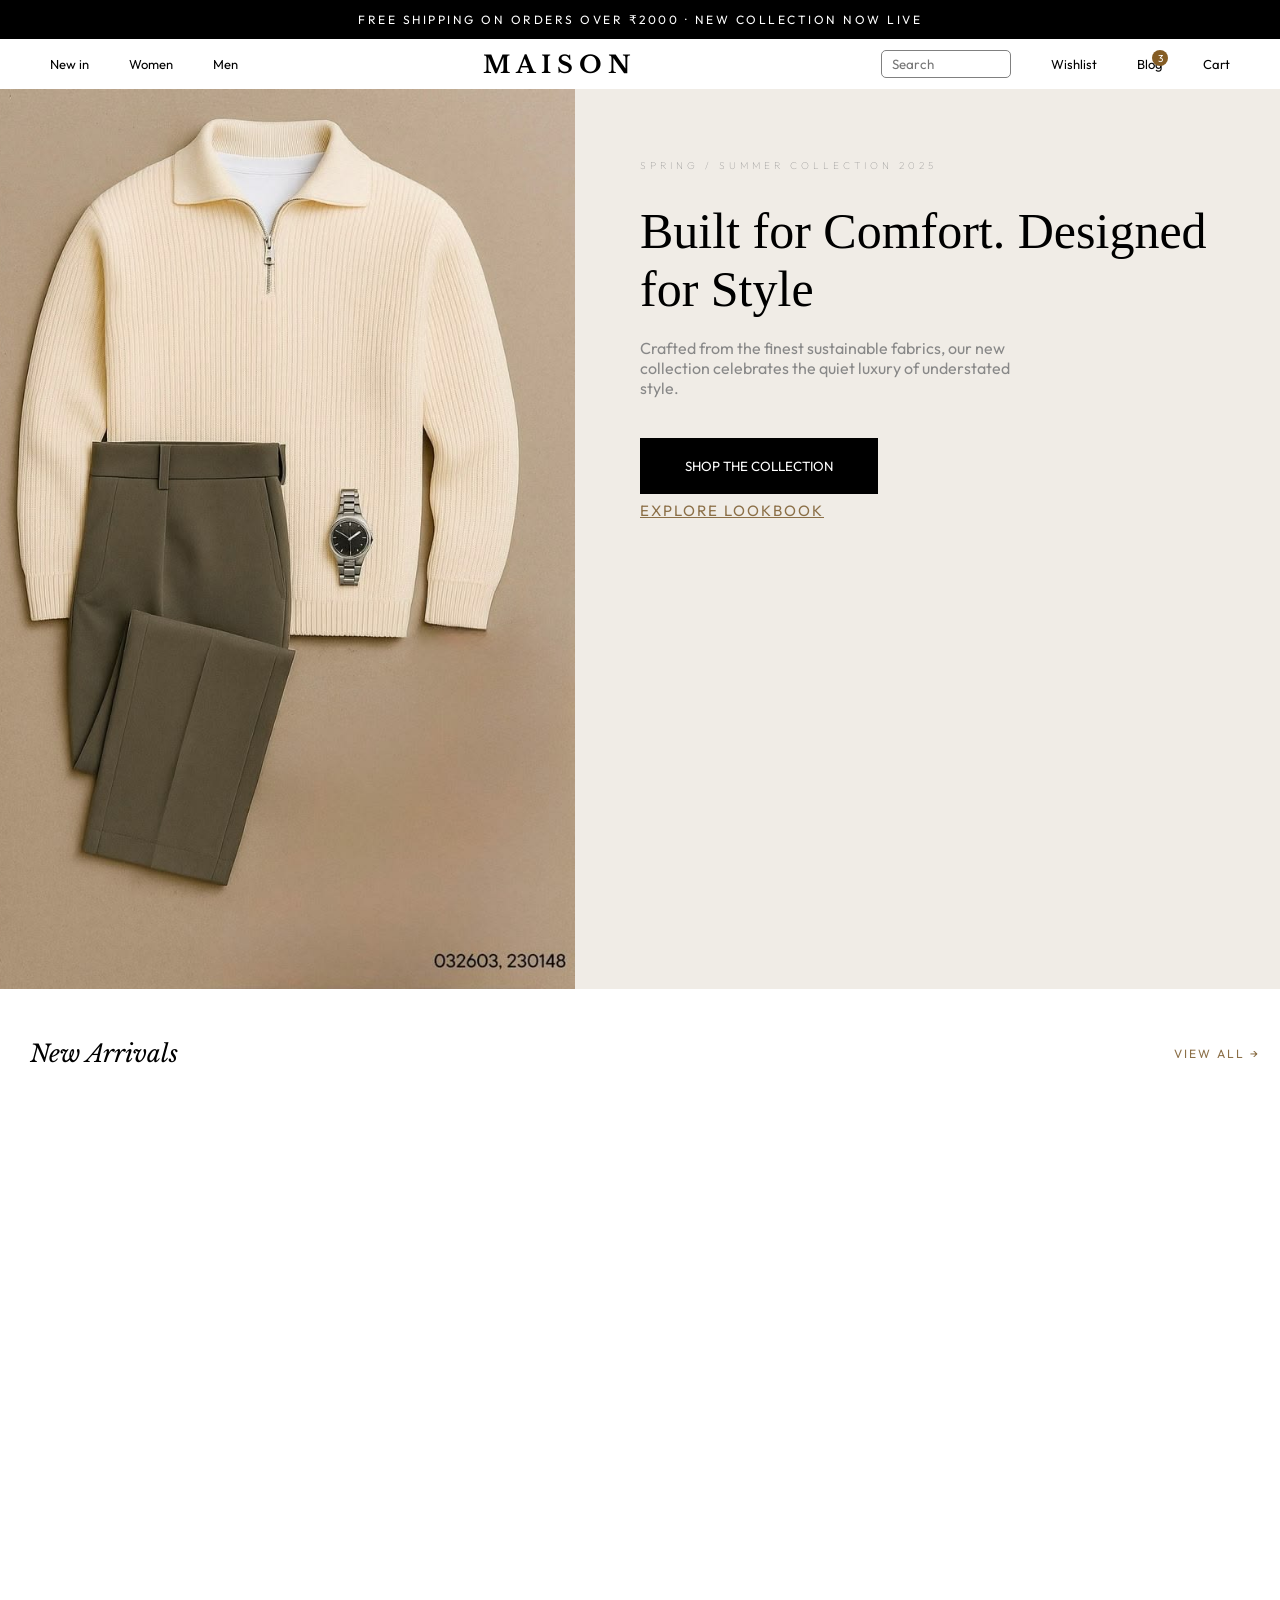
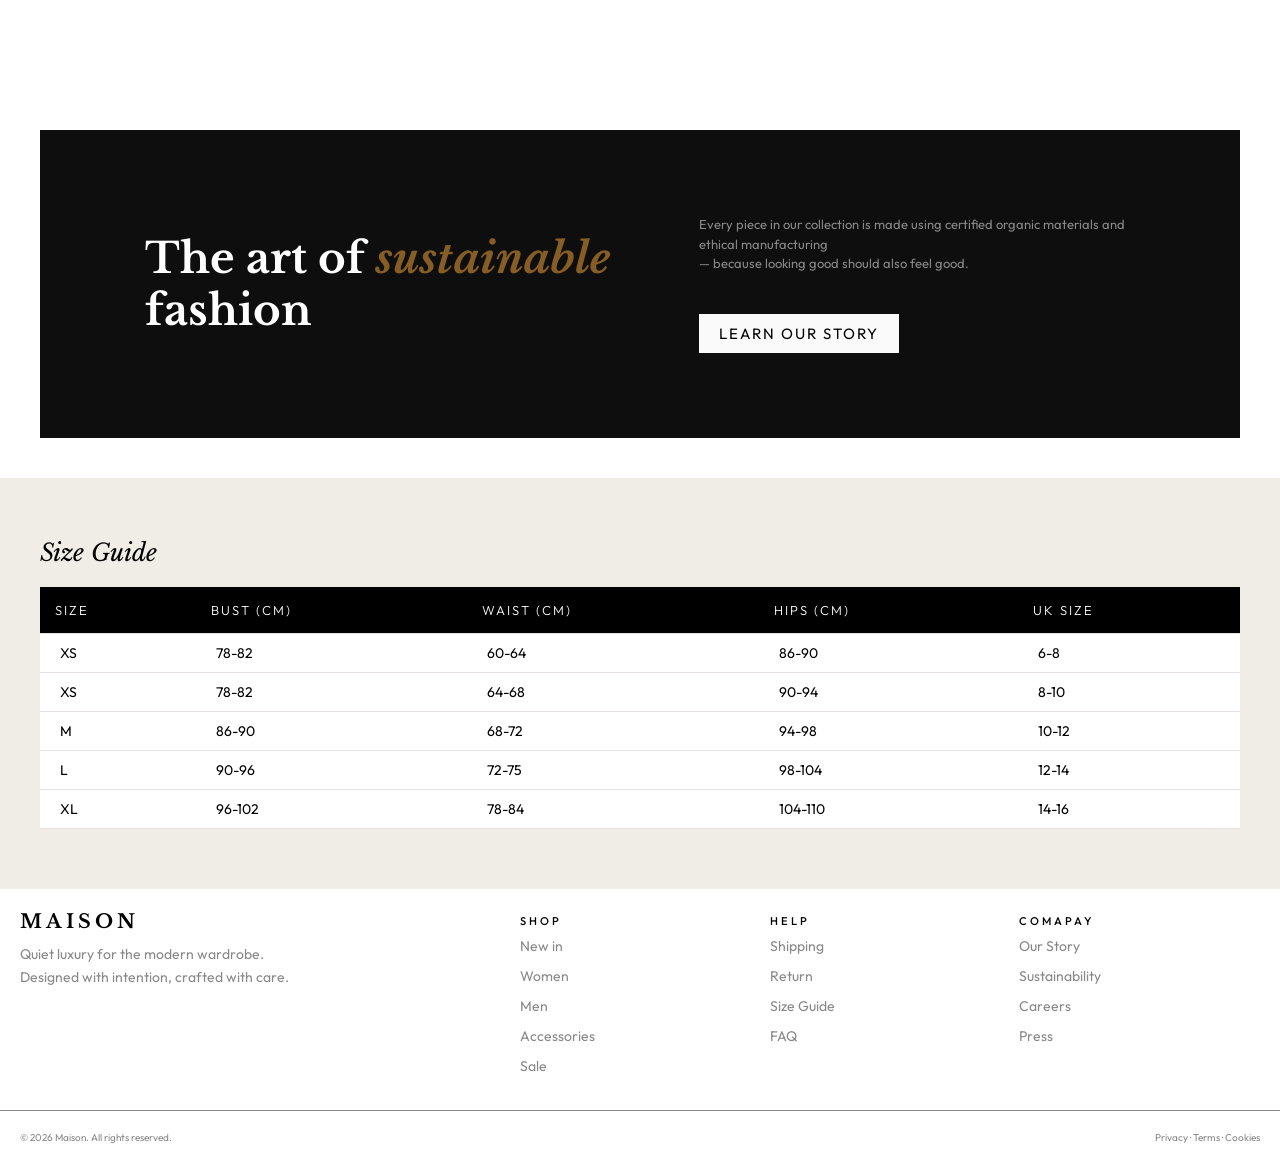
<file: index.html>
<!DOCTYPE html>
<html lang="en">

<head>
    <meta charset="UTF-8">
    <meta name="viewport" content="width=device-width, initial-scale=1.0">
    <title>MAISON</title>
    <link rel="stylesheet" href="index.css">
    <link rel="preconnect" href="https://fonts.googleapis.com">
    <link rel="preconnect" href="https://fonts.gstatic.com" crossorigin>
    <link href="https://unpkg.com/aos@2.3.1/dist/aos.css" rel="stylesheet">
    <link
        href="https://fonts.googleapis.com/css2?family=Libre+Baskerville:ital,wght@0,400..700;1,400..700&family=Outfit:wght@100..900&display=swap"
        rel="stylesheet">
    <!-- <link rel="stylesheet" href="rensponsible.css"> -->
</head>

<body>

    <div class="top-header">
        <p>Free shipping on orders over ₹2000 · New collection now live</p>
    </div>
    <div class="header-div">
        <nav class="left-header">
            <ul class="left-ul">
                <li><a class="new-in" href="index.html">New in</a></li>
                <li><a class="women" href="women.html">Women</a></li>
                <li><a class="men" href="men.html">Men</a></li>
                <!-- <li><a class="sale" href="sale.html">Sale</a></li> -->
            </ul>
        </nav>
        <h2 class="main-header">
            <a href="index.html"> MAISON</a>
        </h2>
        <nav class="right-header">
            <ul class="right-ul">
                <input class="search" type="search" name="search" placeholder="Search">
                <li><a href="wishlist.html">Wishlist</a></li>
                <li><a href="blog.html">Blog <span>3</span></a></li>
                 <li><a href="cart.html">Cart</a></li>
            </ul>
        </nav>
        <button id="menu" class="menu-btn">
            <img src="./assets/menu.svg" alt="menu icon">
        </button>
    </div>
    <div id="remove" class="side-bar">
        <div class="icon-div">
            <button id="remove-btn" class="side-button">
                <img src="./assets/remove.png" alt="menu icon">
            </button>

        </div>
        <nav class="side-nav">
            <ul class="side-ul">
                <input type="search" name="search" placeholder="Search">
                <li><a href="index.html">New in</a></li>
                <li><a href="women.html">Women</a></li>
                <li><a href="men.html">Men</a></li>
                <!-- <li><a class="sale" href="sale.html">Sale</a></li> -->
                <li><a href="wishlist.html">Wishlist</a></li>
                <li><a href="blog.html">Blog <span>3</span></a></li>
                 <li><a href="cart.html">Cart</a></li>
            </ul>
        </nav>
    </div>
    <section class="section">
        <div class="left-section" data-aos="zoom-in" data-aos-duration="300">
            <img src="./assets/dress.jpg.jpeg" alt="image">
        </div>
        <div class="right-section">
            <h3>SPRING / SUMMER COLLECTION 2025</h3>
            <h1>Built for Comfort. Designed for Style</h1>
            <p class="right-p">Crafted from the finest sustainable fabrics, our new <br> collection celebrates the quiet
                luxury of understated <br> style.</p>
            <div class="btn-div"><button class="btn"> <a href="wishlist.html">SHOP THE COLLECTION</a></button>
                <p class="right-end">EXPLORE LOOKBOOK</p>
            </div>

        </div>
    </section>
    <section class="section-card">
        <div class="section-head">
            <h2>New Arrivals</h2>
            <a href="wishlist.html">View All →</a>
            <!-- <h1>hello</h1> -->
        </div>
        <div class="arrivals">
            <div class="product-card" data-aos="fade-up-right" data-aos-duration="300">
                <div class="new-arrivals">
                    <img src="./assets/1st image.jpg" alt="">
                    <a href="cart.html"><button class="quick-add">+ QUICK ADD</button></a>

                </div>
                <h3>Maison Linen</h3>
                <h1>Oversized <br> Linen Blazer</h1>
                <p class="price">₹4,850</p>
            </div>

            <div class="product-card" data-aos="fade-up-right" data-aos-duration="300">
                <div class="new-arrivals">
                    <img src="./men asset/men 2nd image.jpg" alt="">
                    <a href="cart.html"><button class="quick-add">+ QUICK ADD</button></a>

                </div>
                <h3>Maison Silk</h3>
                <h1>Striped Linen <br>Shirt </h1>
                <p class="price">₹2,990 <em>₹4,200</em></p>
            </div>
            <div class="product-card" data-aos="fade-up-left" data-aos-duration="300">
                <div class="new-arrivals">
                    <img src="./assets/3rd image.jpg" alt="">
                    <a href="cart.html"><button class="quick-add">+ QUICK ADD</button></a>
                </div>
                <h3>Maison Leather</h3>
                <h1>Structured Tote <br> Bag</h1>
                <p class="price">₹1,500</p>
            </div>
            <div class="product-card" data-aos="fade-up-left" data-aos-duration="300">
                <div class="new-arrivals">
                    <img src="./men asset/men 3rd image.jpg" alt="">
                    <a href="cart.html"><button class="quick-add">+ QUICK ADD</button></a>
                </div>
                <h3>Maison Leather</h3>
                <h1>Leather Upper<br> Sandle</h1>
                <p class="price">₹2,500</p>
            </div>
    </section>
    <section class="lower-section">
        <div class="lower-heads">
            <h1>The art of <em>sustainable </em> fashion</h1>
        </div>
        <div class="lower-head">
            <p>Every piece in our collection is made using certified organic materials and ethical manufacturing <br> —
                because looking good should also feel good.</p>
            <button href class="lower-btn"><a class="low-btn" href="blog.html">LEARN OUR STORY</a></button>
        </div>
        
    </section>

    <section class="section-guid">
        <h2>Size Guide</h2>
        <table class="section-table">
            <thead>
                <tr>
                    <td>Size</td>
                    <td>Bust (cm)</td>
                    <td>Waist (cm)</td>
                    <td>Hips (cm)</td>
                    <td>UK Size</td>
                </tr>
            </thead>
            <tbody>
                <tr>
                    <td>XS</td>
                    <td>78-82</td>
                    <td>60-64</td>
                    <td>86-90</td>
                    <td>6-8</td>
                </tr>
                <tr>
                    <td>XS</td>
                    <td>78-82</td>
                    <td>64-68</td>
                    <td>90-94</td>
                    <td>8-10</td>
                </tr>
                <tr>
                    <td>M</td>
                    <td>86-90</td>
                    <td>68-72</td>
                    <td>94-98</td>
                    <td>10-12</td>
                </tr>
                <tr>
                    <td>L</td>
                    <td>90-96</td>
                    <td>72-75</td>
                    <td>98-104</td>
                    <td>12-14</td>
                </tr>
                <tr>
                    <td>XL</td>
                    <td>96-102</td>
                    <td>78-84</td>
                    <td>104-110</td>
                    <td>14-16</td>
                </tr>
            </tbody>
        </table>
    </section>
    <section class="footer-heads">
        <div class="footer-head">
            <div class="footer-div">
                <h2>Maison</h2>
                <p>Quiet luxury for the modern wardrobe. <br> Designed with intention, crafted with care.</p>
            </div>
            <div class="footer-div">
                <h4>SHOP</h4>
                <ul>
                    <li><a href="index.html">New in</a></li>
                    <li><a href="women.html">Women</a></li>
                    <li><a href="men.html">Men</a></li>
                    <li><a href="#">Accessories</a></li>
                    <li><a href="cart.html">Sale</a></li>
                </ul>
            </div>
            <div class="footer-div">
                <h4>HELP</h4>
                <ul>
                    <li><a href="cart.html">Shipping</a></li>
                    <li><a href="#">Return</a></li>
                    <li><a href="#">Size Guide</a></li>
                    <li><a href="#">FAQ</a></li>
                </ul>
            </div>
            <div class="footer-div">
                <h4>COMAPAY</h4>
                <ul>
                    <li><a href="blog.html">Our Story</a></li>
                    <li><a href="#">Sustainability</a></li>
                    <li><a href="#">Careers</a></li>
                    <li><a href="#">Press</a></li>
                </ul>
            </div>
        </div>
    </section>
    <section class="footer-bottom">
        <div class="footer-left">
            © 2026 Maison. All rights reserved.
        </div>
        <div class="footer-right">
            Privacy · Terms · Cookies
        </div>
    </section>

    <script src="java/java.js"></script>
    <script src="https://unpkg.com/aos@2.3.1/dist/aos.js"></script>
    <script>
        AOS.init();
    </script>
</body>

</html>
</file>
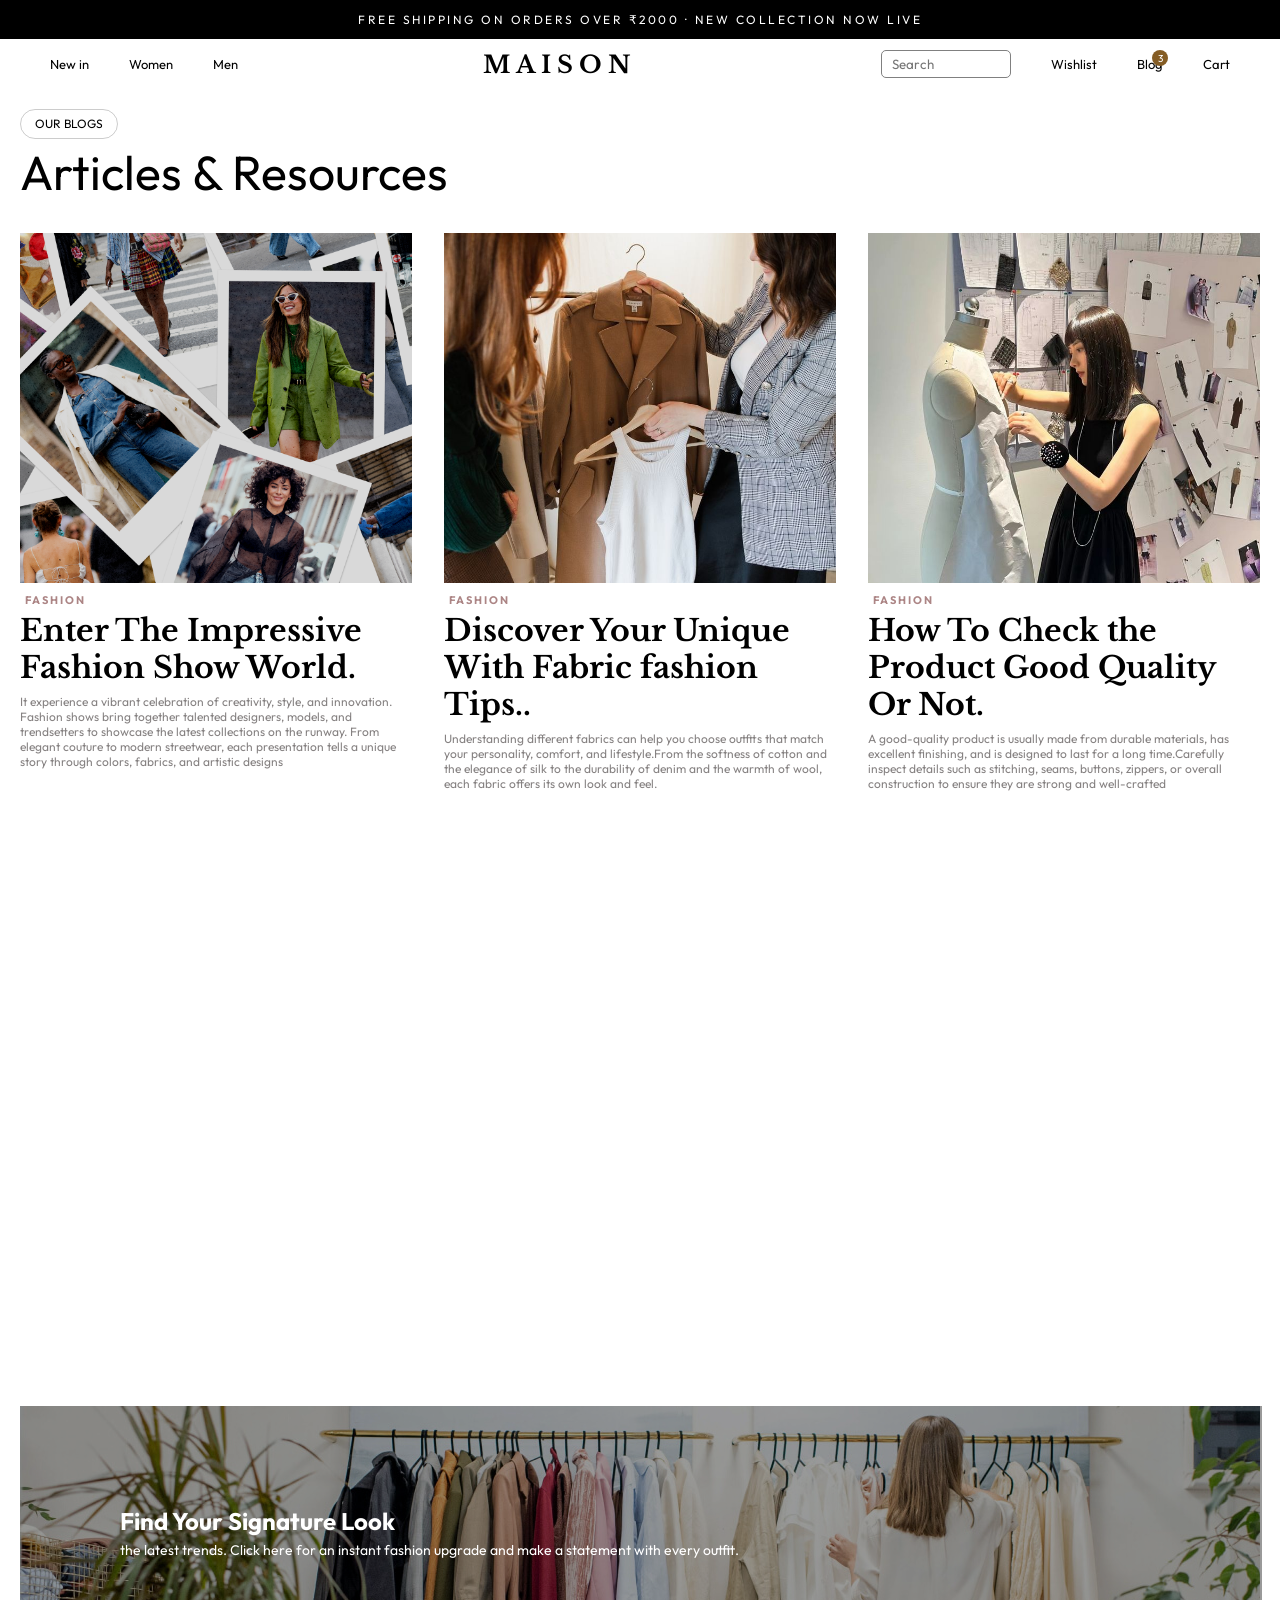
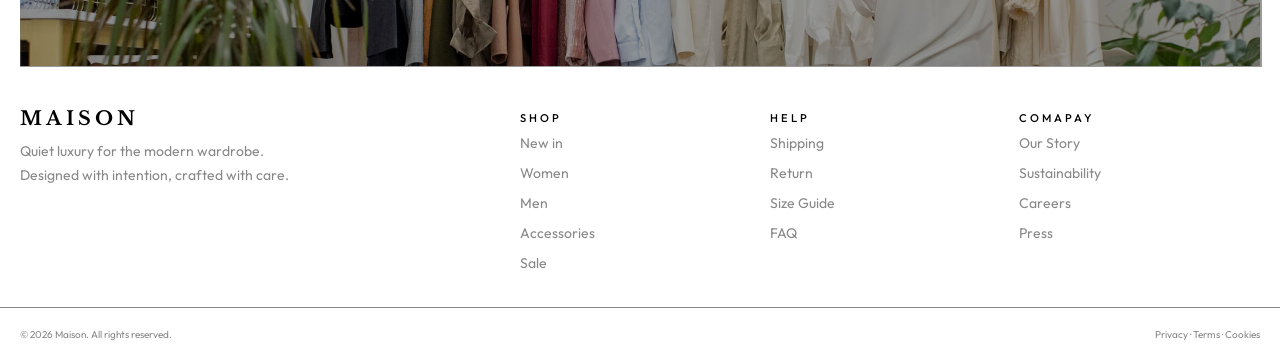
<file: blog.html>
<!DOCTYPE html>
<html lang="en">

<head>
    <meta charset="UTF-8">
    <meta name="viewport" content="width=device-width, initial-scale=1.0">
    <title>MAISON</title>
    <link rel="stylesheet" href="blog.css">
    <link rel="preconnect" href="https://fonts.googleapis.com">
    <link rel="preconnect" href="https://fonts.gstatic.com" crossorigin>
    <link href="https://unpkg.com/aos@2.3.1/dist/aos.css" rel="stylesheet">
    <link
        href="https://fonts.googleapis.com/css2?family=Libre+Baskerville:ital,wght@0,400..700;1,400..700&family=Outfit:wght@100..900&display=swap"
        rel="stylesheet">
</head>

<body>
    <div class="top-header">
        <p>Free shipping on orders over ₹2000 · New collection now live</p>
    </div>
    <div class="header-div">
        <nav class="left-header">
            <ul class="left-ul">
                <li><a class="new-in" href="index.html">New in</a></li>
                <li><a class="women" href="women.html">Women</a></li>
                <li><a class="men" href="men.html">Men</a></li>
                <!-- <li><a class="sale" href="sale.html">Sale</a></li> -->
            </ul>
        </nav>
        <h2 class="main-header">
            <a href="index.html"> MAISON</a>
        </h2>
        <nav class="right-header">
            <ul class="right-ul">
                <input class="search" type="search" name="search" placeholder="Search">
                <li><a href="wishlist.html">Wishlist</a></li>
                <li><a href="#">Blog <span>3</span></a></li>
                 <li><a href="cart.html">Cart</a></li>
            </ul>
        </nav>
        <button id="menu" class="menu-btn">
            <img src="./assets/menu.svg" alt="menu icon">
        </button>
    </div>
    <div id="remove" class="side-bar">
        <div class="icon-div">
            <button id="remove-btn" class="side-button">
                <img src="./assets/remove.png" alt="menu icon">
            </button>

        </div>
        <nav class="side-nav">
            <ul class="side-ul">
                <input type="search" name="search" placeholder="Search">
                <li><a href="index.html">New in</a></li>
                <li><a href="women.html">Women</a></li>
                <li><a href="men.html">Men</a></li>
                <!-- <li><a class="sale" href="sale.html">Sale</a></li> -->
                <li><a href="wishlist.html">Wishlist</a></li>
                <li><a href="blog.html">Blog <span>3</span></a></li>
                 <li><a href="cart.html">Cart</a></li>
            </ul>
        </nav>
    </div>
    <div class="head">
        <div class="blog">Our blogs</div>
        <h1>Articles & Resources</h1>
    </div>
    <section class="section-left">
        <div class="left-heads">
            <div class="left-blog" data-aos="fade-up"
     data-aos-duration="1500">
                <div class="left-head">
                    <img src="blogimage/blog image 1.png" alt="image">
                </div>
                <h3>FASHION</h3>
                <h1>Enter The Impressive Fashion Show World.</h1>
                <p>It experience a vibrant celebration of creativity, style,
                    and innovation. Fashion shows bring together talented designers,
                    models, and trendsetters to showcase the latest collections on the runway.
                    From elegant couture to modern streetwear, each presentation tells a unique
                    story through colors, fabrics, and artistic designs</p>
            </div>
            <div class="left-blog" data-aos="fade-up"
     data-aos-duration="1500">
                <div class="left-head">
                    <img src="blogimage/blog image2.jpg" alt="image">
                </div>
                <h3>FASHION</h3>
                <h1>Discover Your Unique With Fabric fashion Tips..</h1>
                <p>Understanding different fabrics can help you
                    choose outfits that match your personality,
                    comfort, and lifestyle.From the softness
                    of cotton and the elegance of silk to the durability of denim and the warmth of wool, each fabric
                    offers its own look and feel.</p>
            </div>
            <div class="left-blog" data-aos="fade-up"
     data-aos-duration="1500">
                <div class="left-head">
                    <img src="blogimage/blog image 2.jpg" alt="image">
                </div>
                <h3>FASHION</h3>
                <h1>How To Check the Product Good Quality Or Not.</h1>
                <p>A good-quality product is usually made from durable materials,
                    has excellent finishing, and is designed to last for a long
                    time.Carefully inspect details such as stitching, seams,
                    buttons, zippers, or overall construction to ensure they
                    are strong and well-crafted</p>
            </div>
            <div class="left-blog" data-aos="fade-up"
     data-aos-duration="1500">
                <div class="left-head">
                    <img src="blogimage/blog image 4.jpg" alt="image">
                </div>
                <h3>FASHION</h3>
                <h1>Some Great Products For Blasting Fashion.</h1>
                <p>some great products for elevating your fashion
                    game and creating standout looks for any occasion.
                    Essential wardrobe pieces such as stylish denim jeans,
                    tailored blazers, classic shirts, trendy sneakers, and
                    versatile accessories can instantly enhance your personal style.</p>
            </div>
            <div class="left-blog" data-aos="fade-up"
     data-aos-duration="1500">
                <div class="left-head">
                    <img src="blogimage/blog image 5.jpg" alt="image">
                </div>
                <h3>FASHION</h3>
                <h1>Explore Different Denim Styles, Innovations.</h1>
                <p>classic straight-leg and skinny jeans to relaxed,
                    wide-leg, and distressed designs, denim offers
                    a variety of options to suit every personality and occasion.</p>
            </div>
            <div class="left-blog"data-aos="fade-up"
     data-aos-duration="1500">
                <div class="left-head">
                    <img src="blogimage/blog image 6.jpg" alt="image">
                </div>
                <h3>FASHION</h3>
                <h1>Embrace With The Seasonal Styles Of Men.</h1>
                <p>Refresh men wardrobe with trends designed for every time of the year.
                    From lightweight fabrics and vibrant colors in spring and summer to
                    layered outfits, jackets, and warm textures in autumn and winter,
                    seasonal fashion combines comfort with style.</p>
            </div>
        </div>
    </section>
    <section class="margin-image">
        <div class="overlay"></div>
        <div class="margin-inside">
            <div class="margin-div">
                <div class="margin-img">
                    <!-- <img src="blog image/blog image 7.jpg" alt="image"> -->
                </div>
                <h2>Find Your Signature Look</h2>
                <p> the latest trends. Click here for an instant fashion upgrade and make a statement with every
                    outfit.</p>
            </div>
        </div>
    </section>
    <section class="footer-heads">
        <div class="footer-head">
            <div class="footer-div">
                <h2>Maison</h2>
                <p>Quiet luxury for the modern wardrobe.<br> Designed with intention, crafted with care.</p>
            </div>
            <div class="footer-div">
                <h4>SHOP</h4>
                <ul>
                    <li><a href="index.html">New in</a></li>
                    <li><a href="women.html">Women</a></li>
                    <li><a href="men.html">Men</a></li>
                    <li><a href="#">Accessories</a></li>
                    <li><a href="cart.html">Sale</a></li>
                </ul>
            </div>
            <div class="footer-div">
                <h4>HELP</h4>
                <ul>
                    <li><a href="cart.html">Shipping</a></li>
                    <li><a href="#">Return</a></li>
                    <li><a href="#">Size Guide</a></li>
                    <li><a href="#">FAQ</a></li>
                </ul>
            </div>
            <div class="footer-div">
                <h4>COMAPAY</h4>
                <ul>
                    <li><a href="blog.html">Our Story</a></li>
                    <li><a href="#">Sustainability</a></li>
                    <li><a href="#">Careers</a></li>
                    <li><a href="#">Press</a></li>
                </ul>
            </div>
        </div>
    </section>
    <section class="footer-bottom">
        <div class="footer-left">
            © 2026 Maison. All rights reserved.
        </div>
        <div class="footer-right">
            Privacy · Terms · Cookies
        </div>
    </section>
    <script src="java/java.js"></script>
    <script src="https://unpkg.com/aos@2.3.1/dist/aos.js"></script>
    <script>
        AOS.init();
    </script>
</body>

</html>
</file>
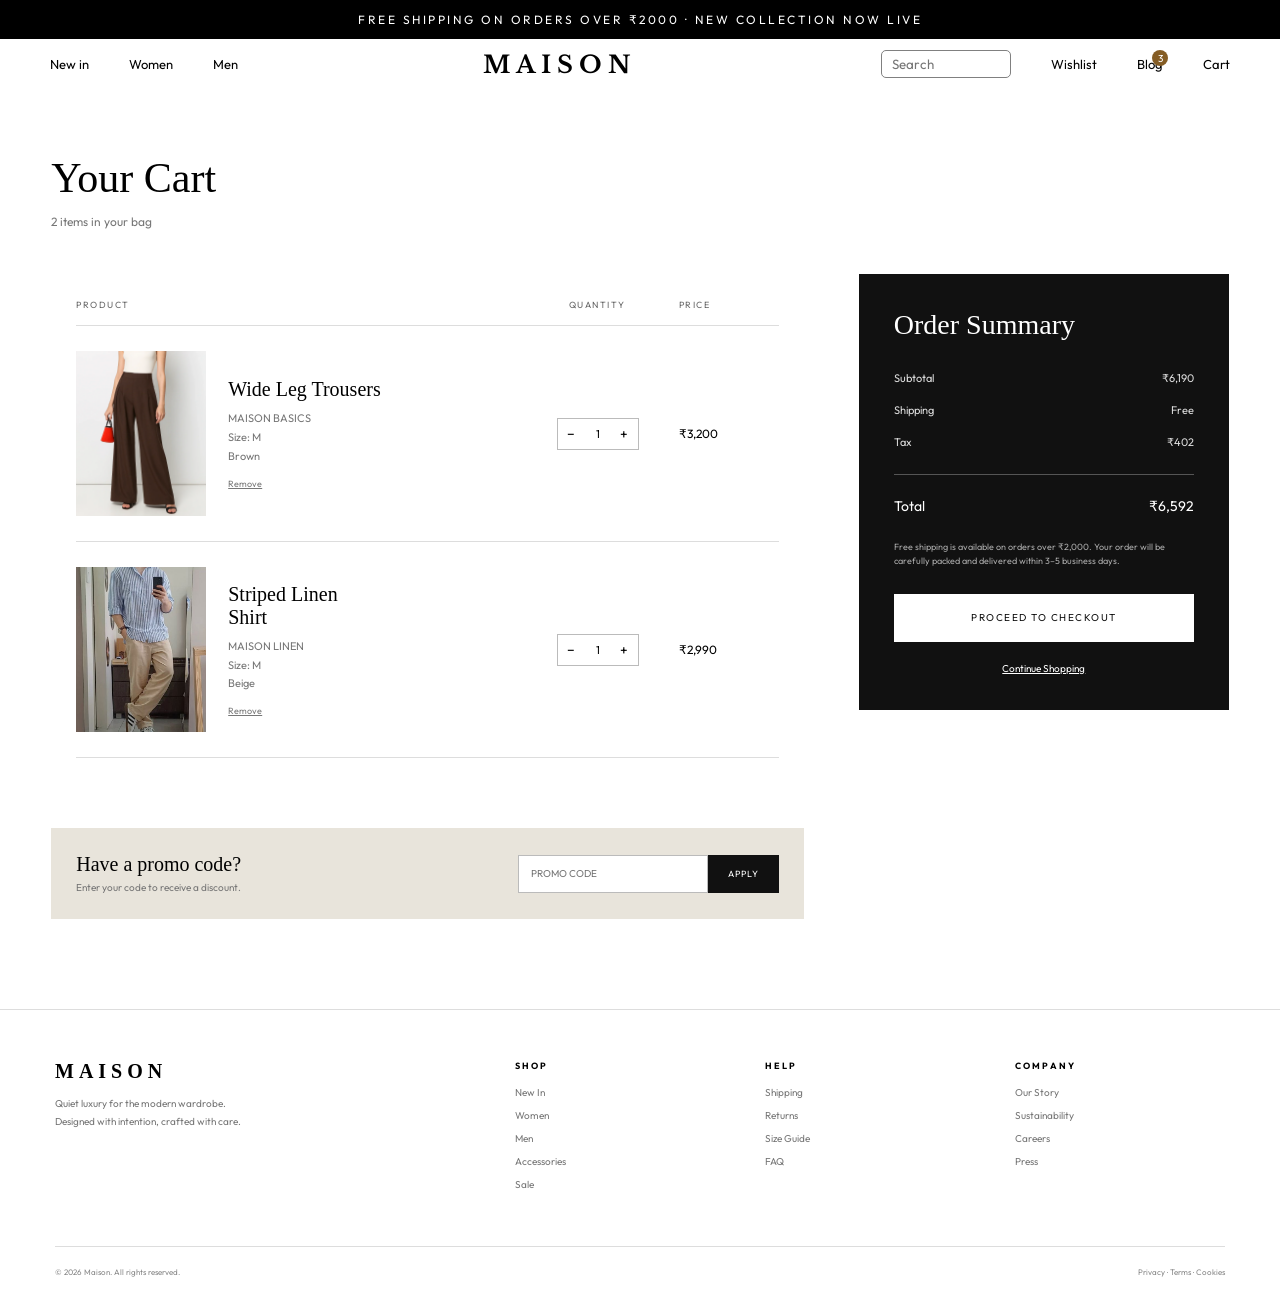
<file: cart.html>
<!DOCTYPE html>
<html lang="en">

<head>
    <meta charset="UTF-8">
    <meta name="viewport" content="width=device-width, initial-scale=1.0">
    <title>Document</title>
    <link rel="stylesheet" href="cart.css">
    <link rel="preconnect" href="https://fonts.googleapis.com">
    <link rel="preconnect" href="https://fonts.gstatic.com" crossorigin>
    <link href="https://unpkg.com/aos@2.3.1/dist/aos.css" rel="stylesheet">
    <link
        href="https://fonts.googleapis.com/css2?family=Libre+Baskerville:ital,wght@0,400..700;1,400..700&family=Outfit:wght@100..900&display=swap"
        rel="stylesheet">
</head>

<body>
    <!-- Announcement -->
    <div class="top-header">
        <p>Free shipping on orders over ₹2000 · New collection now live</p>
    </div>
    <div class="header-div">
        <nav class="left-header">
            <ul class="left-ul">
                <li><a class="new-in" href="index.html">New in</a></li>
                <li><a class="women" href="women.html">Women</a></li>
                <li><a class="men" href="men.html">Men</a></li>
                <!-- <li><a class="sale" href="sale.html">Sale</a></li> -->
            </ul>
        </nav>
        <h2 class="main-header">
            <a href="index.html"> MAISON</a>
        </h2>
        <nav class="right-header">
            <ul class="right-ul">
                <input class="search" type="search" name="search" placeholder="Search">
                <li><a class="wishlist" href="wishlist.html">Wishlist</a></li>
                <li><a class="blog" href="blog.html">Blog <span>3</span></a></li>
                 <li><a href="cart.html">Cart</a></li>
            </ul>
        </nav>
        <button id="menu" class="menu-btn">
            <img src="./assets/menu.svg" alt="menu icon">
        </button>
    </div>
    <div id="remove" class="side-bar">
        <div class="icon-div">
            <button id="remove-btn" class="side-button">
                <img src="./assets/remove.png" alt="menu icon">
            </button>

        </div>
        <nav class="side-nav">
            <ul class="side-ul">
                <input type="search" name="search" placeholder="Search">
                <li><a href="index.html">New in</a></li>
                <li><a href="women.html">Women</a></li>
                <li><a href="men.html">Men</a></li>
                <!-- <li><a class="sale" href="sale.html">Sale</a></li> -->
                <li><a href="wishlist.html">Wishlist</a></li>
                <li><a href="blog.html">Blog <span>3</span></a></li>
                 <li><a href="cart.html">Cart</a></li>
            </ul>
        </nav>
    </div>

    <!-- Cart -->
    <main class="cart-container">

        <h1 class="cart-title">Your Cart</h1>
        <p class="cart-subtitle">
            2 items in your bag
        </p>


        <div class="cart-layout">

            <!-- Products -->
            <section>

                <div class="cart-items">

                    <div class="cart-header">
                        <span>Product</span>
                        <span>Quantity</span>
                        <span>Price</span>
                    </div>


                    <!-- Product 1 -->
                    <div class="cart-item">

                        <img class="product-image" src="./assets/4th image.webp" alt="">


                        <div class="product-info">
                            <h3>Wide Leg Trousers</h3>
                            <p>
                                MAISON BASICS<br>
                                Size: M<br>
                                Brown
                            </p>

                            <span class="remove">Remove</span>
                        </div>

                        <div class="quantity">
                            <button>−</button>
                            <span>1</span>
                            <button>+</button>
                        </div>

                        <div class="price">
                            ₹3,200
                        </div>

                    </div>


                    <!-- Product 2 -->
                    <div class="cart-item">

                        <img class="product-image" src="./men asset/men 2nd image.jpg" alt="">

                        <div class="product-info">
                            <h3>Striped Linen <br>Shirt</h3>
                            <p>
                                MAISON LINEN<br>
                                Size: M<br>
                                Beige
                            </p>

                            <span class="remove">Remove</span>
                        </div>

                        <div class="quantity">
                            <button>−</button>
                            <span>1</span>
                            <button>+</button>
                        </div>

                        <div class="price">
                            ₹2,990
                        </div>

                    </div>

                </div>


                <!-- Promo -->
                <div class="promo">

                    <div>
                        <h3>Have a promo code?</h3>
                        <p>Enter your code to receive a discount.</p>
                    </div>

                    <div class="promo-form">
                        <input type="text" placeholder="PROMO CODE">
                        <button>APPLY</button>
                    </div>

                </div>

            </section>


            <!-- Summary -->
            <aside class="summary">

                <h2>Order Summary</h2>

                <div class="summary-row">
                    <span>Subtotal</span>
                    <span>₹6,190</span>
                </div>

                <div class="summary-row">
                    <span>Shipping</span>
                    <span>Free</span>
                </div>

                <div class="summary-row">
                    <span>Tax</span>
                    <span>₹402</span>
                </div>

                <div class="summary-row total">
                    <span>Total</span>
                    <span>₹6,592</span>
                </div>

                <p class="shipping-note">
                    Free shipping is available on orders over ₹2,000.
                    Your order will be carefully packed and delivered
                    within 3–5 business days.
                </p>

                <button class="checkout">
                    Proceed to Checkout
                </button>

                <a href="#" class="continue">
                    Continue Shopping
                </a>

            </aside>

        </div>

    </main>


    <!-- Footer -->
    <footer>

        <div class="footer-grid">

            <div class="footer-brand">
                <h2>MAISON</h2>
                <p>
                    Quiet luxury for the modern wardrobe.<br>
                    Designed with intention, crafted with care.
                </p>
            </div>

            <div class="footer-column">
                <h4>SHOP</h4>
                <a href="index.html">New In</a>
                <a href="women.html">Women</a>
                <a href="men.html">Men</a>
                <a href="#">Accessories</a>
                <a href="cart.html">Sale</a>
            </div>

            <div class="footer-column">
                <h4>HELP</h4>
                <a href="#">Shipping</a>
                <a href="#">Returns</a>
                <a href="#">Size Guide</a>
                <a href="#">FAQ</a>
            </div>

            <div class="footer-column">
                <h4>COMPANY</h4>
                <a href="#">Our Story</a>
                <a href="#">Sustainability</a>
                <a href="#">Careers</a>
                <a href="#">Press</a>
            </div>

        </div>

        <div class="copyright">
            <span>© 2026 Maison. All rights reserved.</span>
            <span>Privacy · Terms · Cookies</span>
        </div>

    </footer>
    <script src="java/java.js"></script>
    <script src="https://unpkg.com/aos@2.3.1/dist/aos.js"></script>
    <script>
        AOS.init();
    </script>

</body>

</html>
</file>
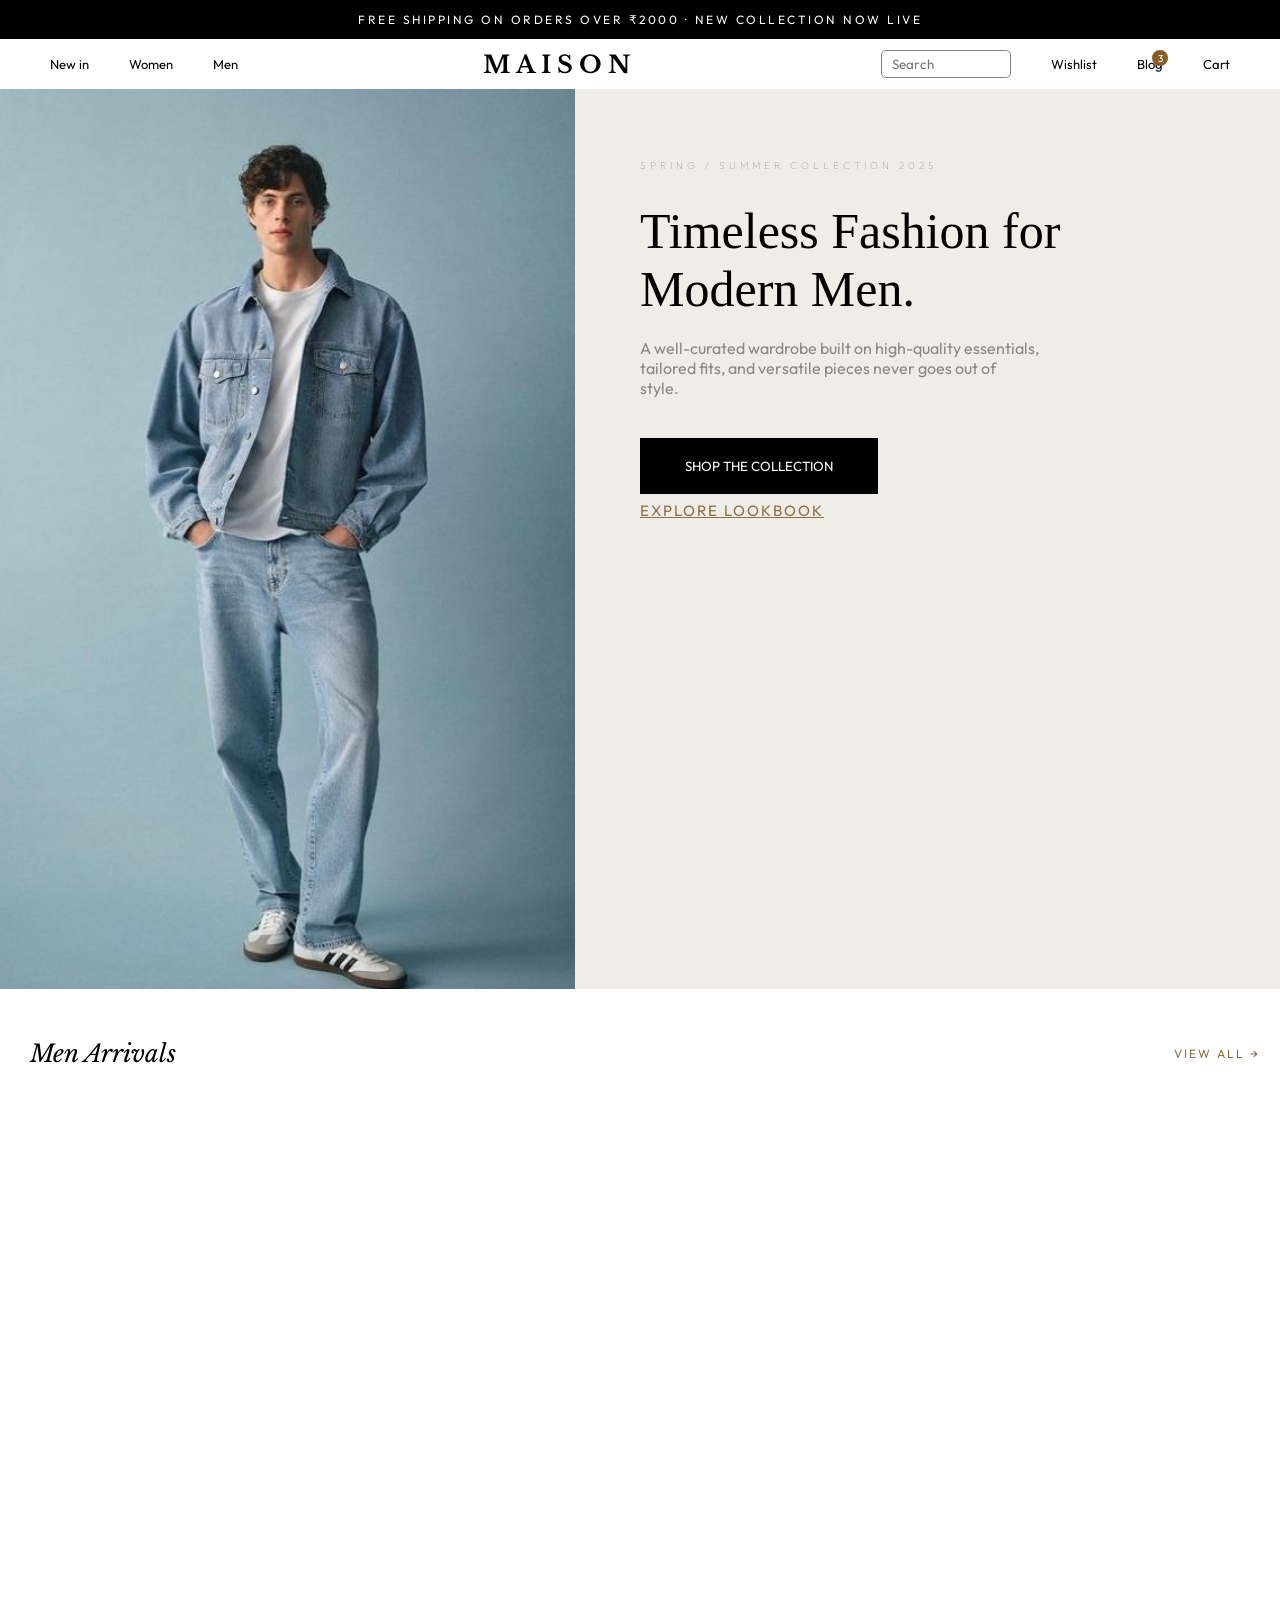
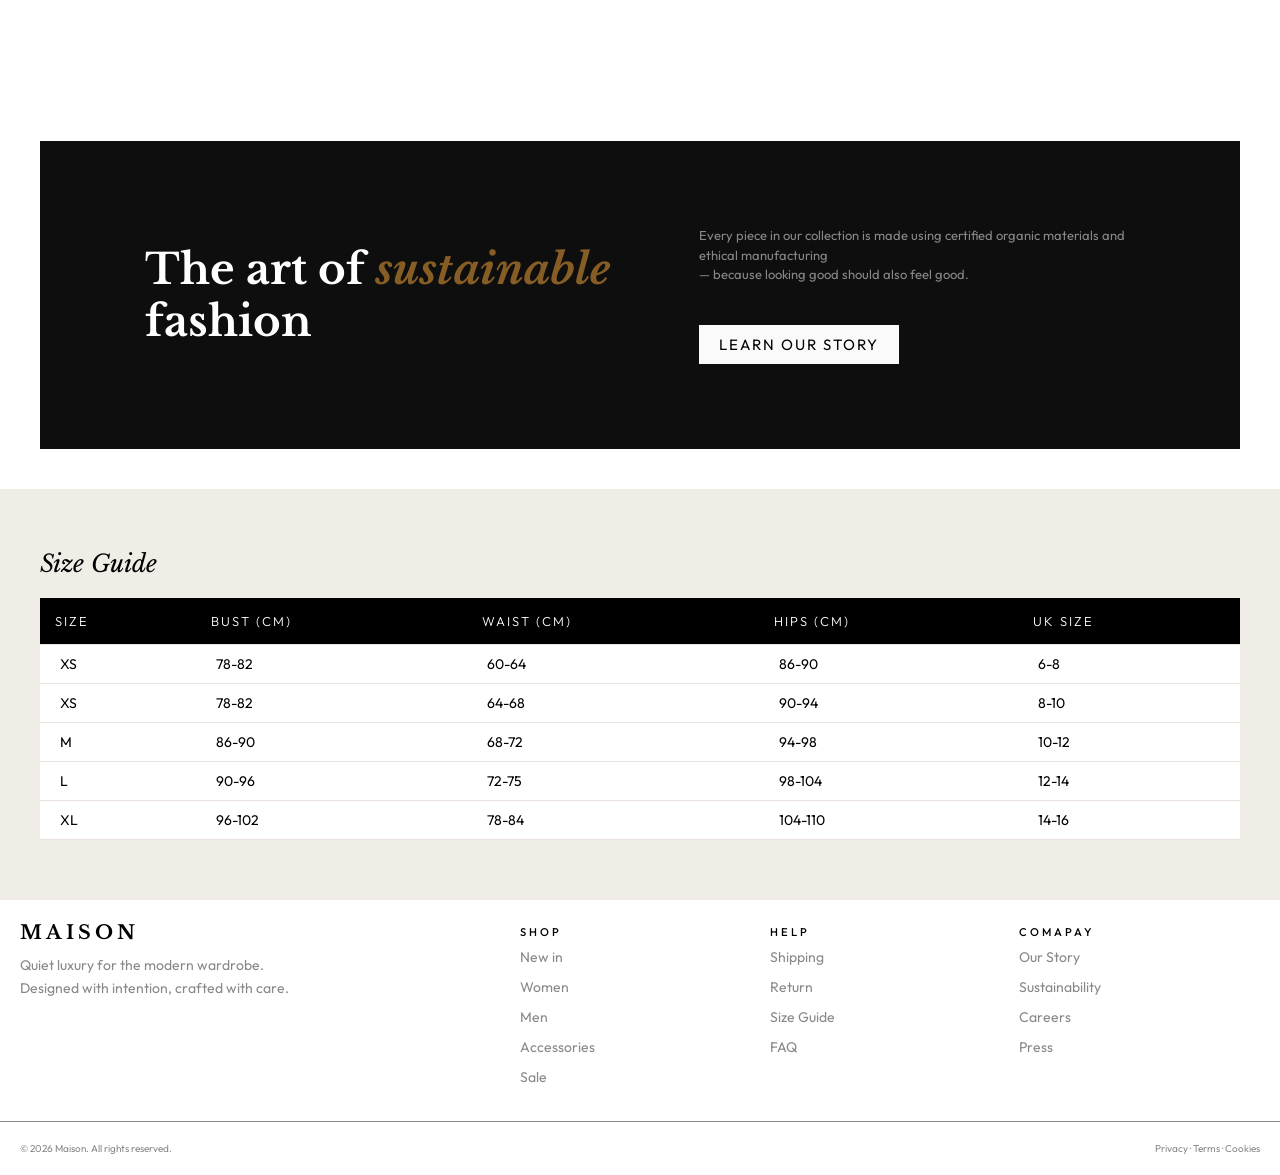
<file: men.html>
<!DOCTYPE html>
<html lang="en">

<head>
    <meta charset="UTF-8">
    <meta name="viewport" content="width=device-width, initial-scale=1.0">
    <title>MAISON</title>
    <link rel="stylesheet" href="men.css">
    <link rel="preconnect" href="https://fonts.googleapis.com">
    <link rel="preconnect" href="https://fonts.gstatic.com" crossorigin>
    <link href="https://unpkg.com/aos@2.3.1/dist/aos.css" rel="stylesheet">
    <link
        href="https://fonts.googleapis.com/css2?family=Libre+Baskerville:ital,wght@0,400..700;1,400..700&family=Outfit:wght@100..900&display=swap"
        rel="stylesheet">
</head>

<body>
    <div class="top-header">
        <p>Free shipping on orders over ₹2000 · New collection now live</p>
    </div>
    <div class="header-div">
        <nav class="left-header">
            <ul class="left-ul">
                <li><a class="new-in" href="index.html">New in</a></li>
                <li><a class="women" href="women.html">Women</a></li>
                <li><a class="men" href="men.html">Men</a></li>
                <!-- <li><a class="sale" href="sale.html">Sale</a></li> -->
            </ul>
        </nav>
        <h2 class="main-header">
            <a href="index.html"> MAISON</a>
        </h2>
        <nav class="right-header">
            <ul class="right-ul">
                <input class="search" type="search" name="search" placeholder="Search">
                <li><a class="wishlist" href="wishlist.html">Wishlist</a></li>
                <li><a class="blog" href="blog.html">Blog <span>3</span></a></li>
                 <li><a href="cart.html">Cart</a></li>
            </ul>
        </nav>
        <button id="menu" class="menu-btn">
            <img src="./assets/menu.svg" alt="menu icon">
        </button>
    </div>
    <div id="remove" class="side-bar">
        <div class="icon-div">
            <button id="remove-btn" class="side-button">
                <img src="./assets/remove.png" alt="menu icon">
            </button>

        </div>
        <nav class="side-nav">
            <ul class="side-ul">
                <input type="search" name="search" placeholder="Search">
                <li><a href="index.html">New in</a></li>
                <li><a href="women.html">Women</a></li>
                <li><a href="men.html">Men</a></li>
                <!-- <li><a class="sale" href="sale.html">Sale</a></li> -->
                <li><a href="wishlist.html">Wishlist</a></li>
                <li><a href="blog.html">Blog <span>3</span></a></li>
                 <li><a href="cart.html">Cart</a></li>
            </ul>
        </nav>
    </div>
    <section class="section">
        <div class="left-section" data-aos="zoom-in" data-aos-duration="1000">
            <img src="./men asset/men background image.jpg" alt="image">
        </div>
        <div class="right-section">
            <h3>SPRING / SUMMER COLLECTION 2025</h3>
            <h1>Timeless Fashion for Modern Men.</h1>
            <p class="right-p">A well-curated wardrobe built on high-quality essentials, <br> tailored fits, and
                versatile pieces never goes out of <br> style.</p>
            <div class="btn-div"><button class="btn"><a href="wishlist.html">SHOP THE COLLECTION</a></button>
                <p class="right-end">EXPLORE LOOKBOOK</p>
            </div>

        </div>
    </section>
    <section class="section-card">
        <div class="section-head">
            <h2>Men Arrivals</h2>
            <a href="wishlist.html">View All →</a>
            <!-- <h1>hello</h1> -->
        </div>
        <div class="arrivals">
            <div class="product-card" data-aos="fade-up-right" data-aos-duration="300">
                <div class="new-arrivals">
                    <img src="./men asset/men 1st image.webp" alt="men">
                    <a href="cart.html"><button class="quick-add">+ QUICK ADD</button></a>
                    

                </div>
                <h3>Maison Linen</h3>
                <h1>Half Sleeve <br> Cuban Collar </h1>
                <p class="price">₹4,850</p>
            </div>

            <div class="product-card" data-aos="fade-up-right" data-aos-duration="300">
                <div class="new-arrivals">
                    <img src="./men asset/men 2nd image.jpg" alt="">
                    <a href="cart.html"><button class="quick-add">+ QUICK ADD</button></a>
                    

                </div>
                <h3>Maison Silk</h3>
                <h1>Striped Linen <br>Shirt </h1>
                <p class="price">₹2,990 <em>₹4,200</em></p>
            </div>

            <div class="product-card" data-aos="fade-up-left" data-aos-duration="300">
                <div class="new-arrivals">
                    <img src="./men asset/men 3rd image.jpg" alt="">
                    <a href="cart.html"><button class="quick-add">+ QUICK ADD</button></a>
                    

                </div>
                <h3>Maison Leather</h3>
                <h1>Leather Upper<br> Sandle</h1>
                <p class="price">₹2,500</p>
            </div>

            <div class="product-card" data-aos="fade-up-left" data-aos-duration="300">
                <div class="new-arrivals">
                    <img src="./men asset/men 4th image.jpg" alt="">
                    <a href="cart.html"><button class="quick-add">+ QUICK ADD</button></a>
                    

                </div>
                <h3>Maison Basics</h3>
                <h1>Business Suit <br> Men</h1>
                <p class="price">₹3,200</p>
            </div>

    </section>
    <section class="lower-section">
        <div class="lower-heads">
            <h1>The art of <em>sustainable </em> fashion</h1>
        </div>
        <div class="lower-head">
            <p>Every piece in our collection is made using certified organic materials and ethical manufacturing <br> —
                because looking good should also feel good.</p>
             <button href class="lower-btn"><a class="low-btn" href="blog.html">LEARN OUR STORY</a></button>
            </div>
        </div>
    </section>

    <section class="section-guid">
        <h2>Size Guide</h2>
        <table class="section-table">
            <thead>
                <tr>
                    <td>Size</td>
                    <td>Bust (cm)</td>
                    <td>Waist (cm)</td>
                    <td>Hips (cm)</td>
                    <td>UK Size</td>
                </tr>
            </thead>
            <tbody>
                <tr>
                    <td>XS</td>
                    <td>78-82</td>
                    <td>60-64</td>
                    <td>86-90</td>
                    <td>6-8</td>
                </tr>
                <tr>
                    <td>XS</td>
                    <td>78-82</td>
                    <td>64-68</td>
                    <td>90-94</td>
                    <td>8-10</td>
                </tr>
                <tr>
                    <td>M</td>
                    <td>86-90</td>
                    <td>68-72</td>
                    <td>94-98</td>
                    <td>10-12</td>
                </tr>
                <tr>
                    <td>L</td>
                    <td>90-96</td>
                    <td>72-75</td>
                    <td>98-104</td>
                    <td>12-14</td>
                </tr>
                <tr>
                    <td>XL</td>
                    <td>96-102</td>
                    <td>78-84</td>
                    <td>104-110</td>
                    <td>14-16</td>
                </tr>
            </tbody>
        </table>
    </section>
    <section class="footer-heads">
        <div class="footer-head">
            <div class="footer-div">
                <h2>Maison</h2>
                <p>Quiet luxury for the modern wardrobe. <br> Designed with intention, crafted with care.</p>
            </div>
            <div class="footer-div">
                <h4>SHOP</h4>
                <ul>
                    <li><a href="index.html">New in</a></li>
                    <li><a href="women.html">Women</a></li>
                    <li><a href="men.html">Men</a></li>
                    <li><a href="#">Accessories</a></li>
                    <li><a href="cart.html">Sale</a></li>
                </ul>
            </div>
            <div class="footer-div">
                <h4>HELP</h4>
                <ul>
                    <li><a href="cart.html">Shipping</a></li>
                    <li><a href="#">Return</a></li>
                    <li><a href="#">Size Guide</a></li>
                    <li><a href="#">FAQ</a></li>
                </ul>
            </div>
            <div class="footer-div">
                <h4>COMAPAY</h4>
                <ul>
                    <li><a href="blog.html">Our Story</a></li>
                    <li><a href="#">Sustainability</a></li>
                    <li><a href="#">Careers</a></li>
                    <li><a href="#">Press</a></li>
                </ul>
            </div>
        </div>
    </section>
    <section class="footer-bottom">
        <div class="footer-left">
            © 2026 Maison. All rights reserved.
        </div>
        <div class="footer-right">
            Privacy · Terms · Cookies
        </div>
    </section>
    <script src="java/java.js"></script>
    <script src="https://unpkg.com/aos@2.3.1/dist/aos.js"></script>
    <script>
        AOS.init();
    </script>
</body>

</html>
</file>
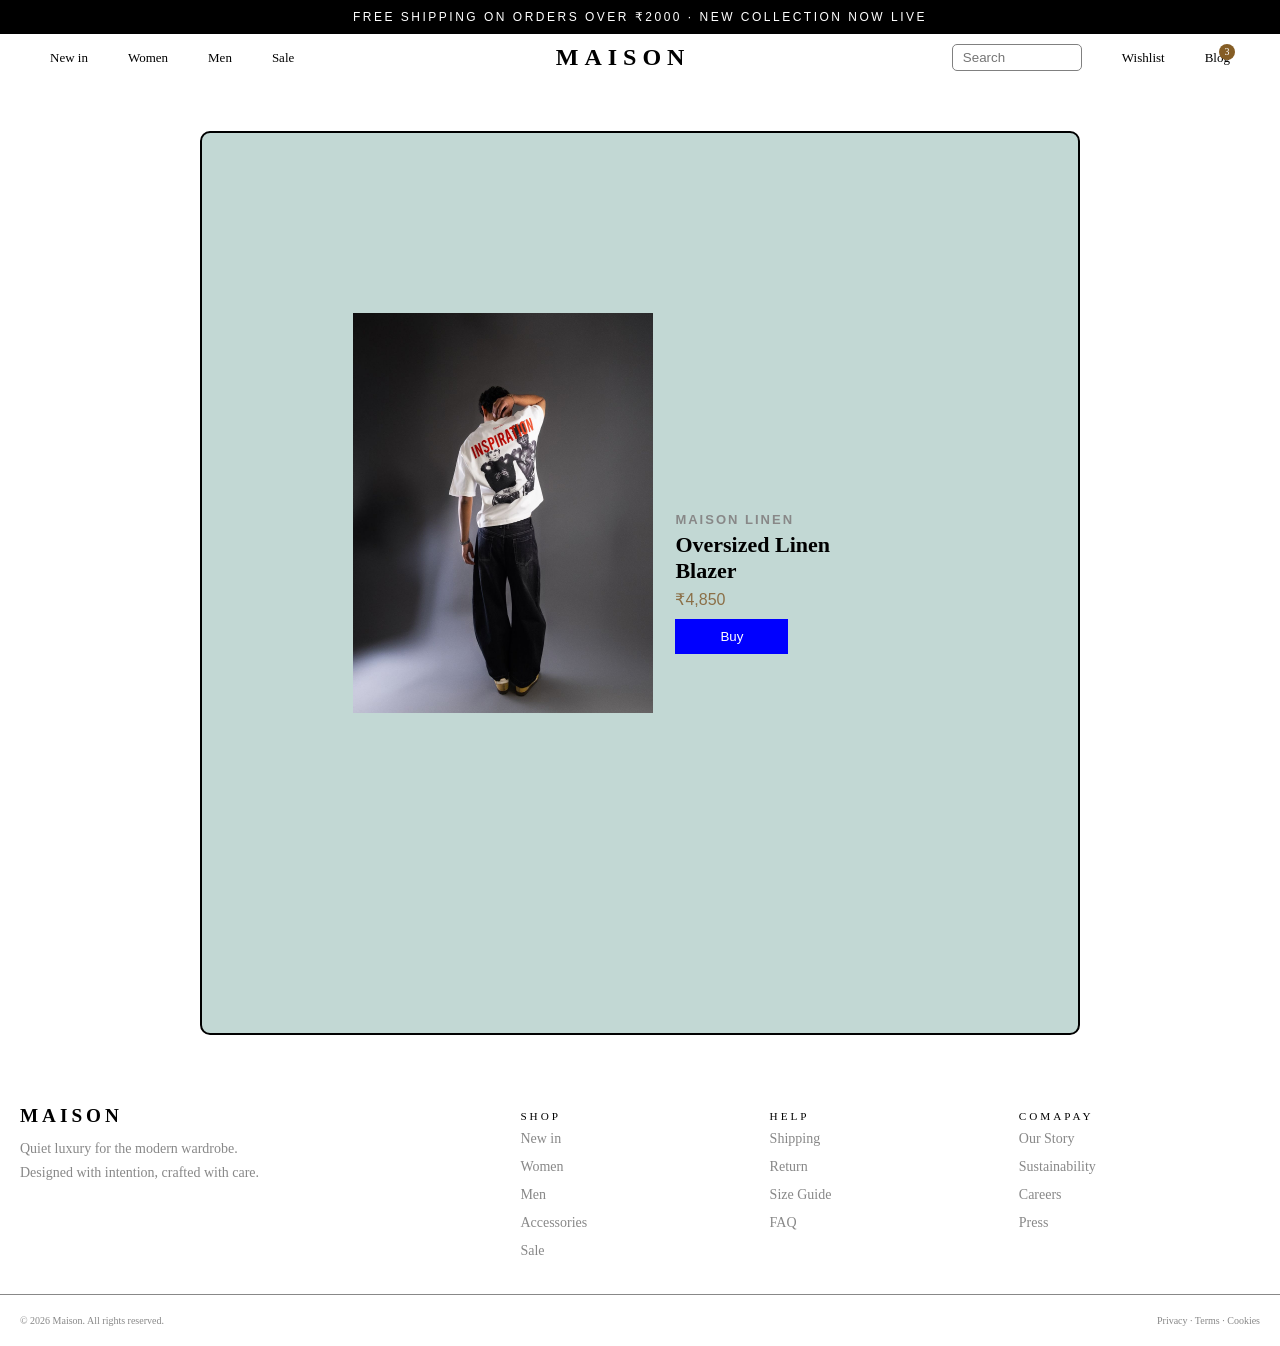
<file: sale.html>
<!DOCTYPE html>
<html lang="en">

<head>
    <meta charset="UTF-8">
    <meta name="viewport" content="width=device-width, initial-scale=1.0">
    <title>MAISON</title>
    <link rel="stylesheet" href="sale.css">
</head>

<body>
    <div class="top-header">
        <p>Free shipping on orders over ₹2000 · New collection now live</p>
    </div>
    <div class="header-div">
        <nav class="left-header">
            <ul class="left-ul">
                <li><a class="new-in" href="index.html">New in</a></li>
                <li><a class="women" href="women.html">Women</a></li>
                <li><a class="men" href="men.html">Men</a></li>
                <li><a class="sale" href="#">Sale</a></li>
            </ul>
        </nav>
        <h2 class="main-header">
            <a href="index.html"> MAISON</a>
        </h2>
        <nav class="right-header">
            <ul class="right-ul">
                <input class="search" type="search" name="search" placeholder="Search">
                <li><a class="wishlist" href="wishlist.html">Wishlist</a></li>
                <li><a class="blog" href="blog.html">Blog <span>3</span></a></li>
            </ul>
        </nav>
        <button class="menu-btn">
            <img src="./assets/menu.svg" alt="menu icon">
        </button>
    </div>
    <section class="sales-section">
        <div class="product-sales">
            <div class="left-sale">
                <img src="./wishlist asset/image 3.jpg" alt="image">


            </div>
            <div class="right-sale">
                <h3>Maison Linen</h3>
                <h1>Oversized Linen <br> Blazer</h1>
                <p class="price">₹4,850</p>
                <button class="quick-add">Buy</button>
            </div>
        </div>
    </section>
    <section class="footer-heads">
        <div class="footer-head">
            <div class="footer-div">
                <h2>Maison</h2>
                <p>Quiet luxury for the modern wardrobe. <br> Designed with intention, crafted with care.</p>
            </div>
            <div class="footer-div">
                <h4>SHOP</h4>
                <ul>
                    <li><a href="#">New in</a></li>
                    <li><a href="#">Women</a></li>
                    <li><a href="#">Men</a></li>
                    <li><a href="#">Accessories</a></li>
                    <li><a href="#">Sale</a></li>
                </ul>
            </div>
            <div class="footer-div">
                <h4>HELP</h4>
                <ul>
                    <li><a href="#">Shipping</a></li>
                    <li><a href="#">Return</a></li>
                    <li><a href="#">Size Guide</a></li>
                    <li><a href="#">FAQ</a></li>
                </ul>
            </div>
            <div class="footer-div">
                <h4>COMAPAY</h4>
                <ul>
                    <li><a href="#">Our Story</a></li>
                    <li><a href="#">Sustainability</a></li>
                    <li><a href="#">Careers</a></li>
                    <li><a href="#">Press</a></li>
                </ul>
            </div>
        </div>
    </section>
    <section class="footer-bottom">
        <div class="footer-left">
            © 2026 Maison. All rights reserved.
        </div>
        <div class="footer-right">
            Privacy · Terms · Cookies
        </div>
    </section>
</body>

</html>
</file>
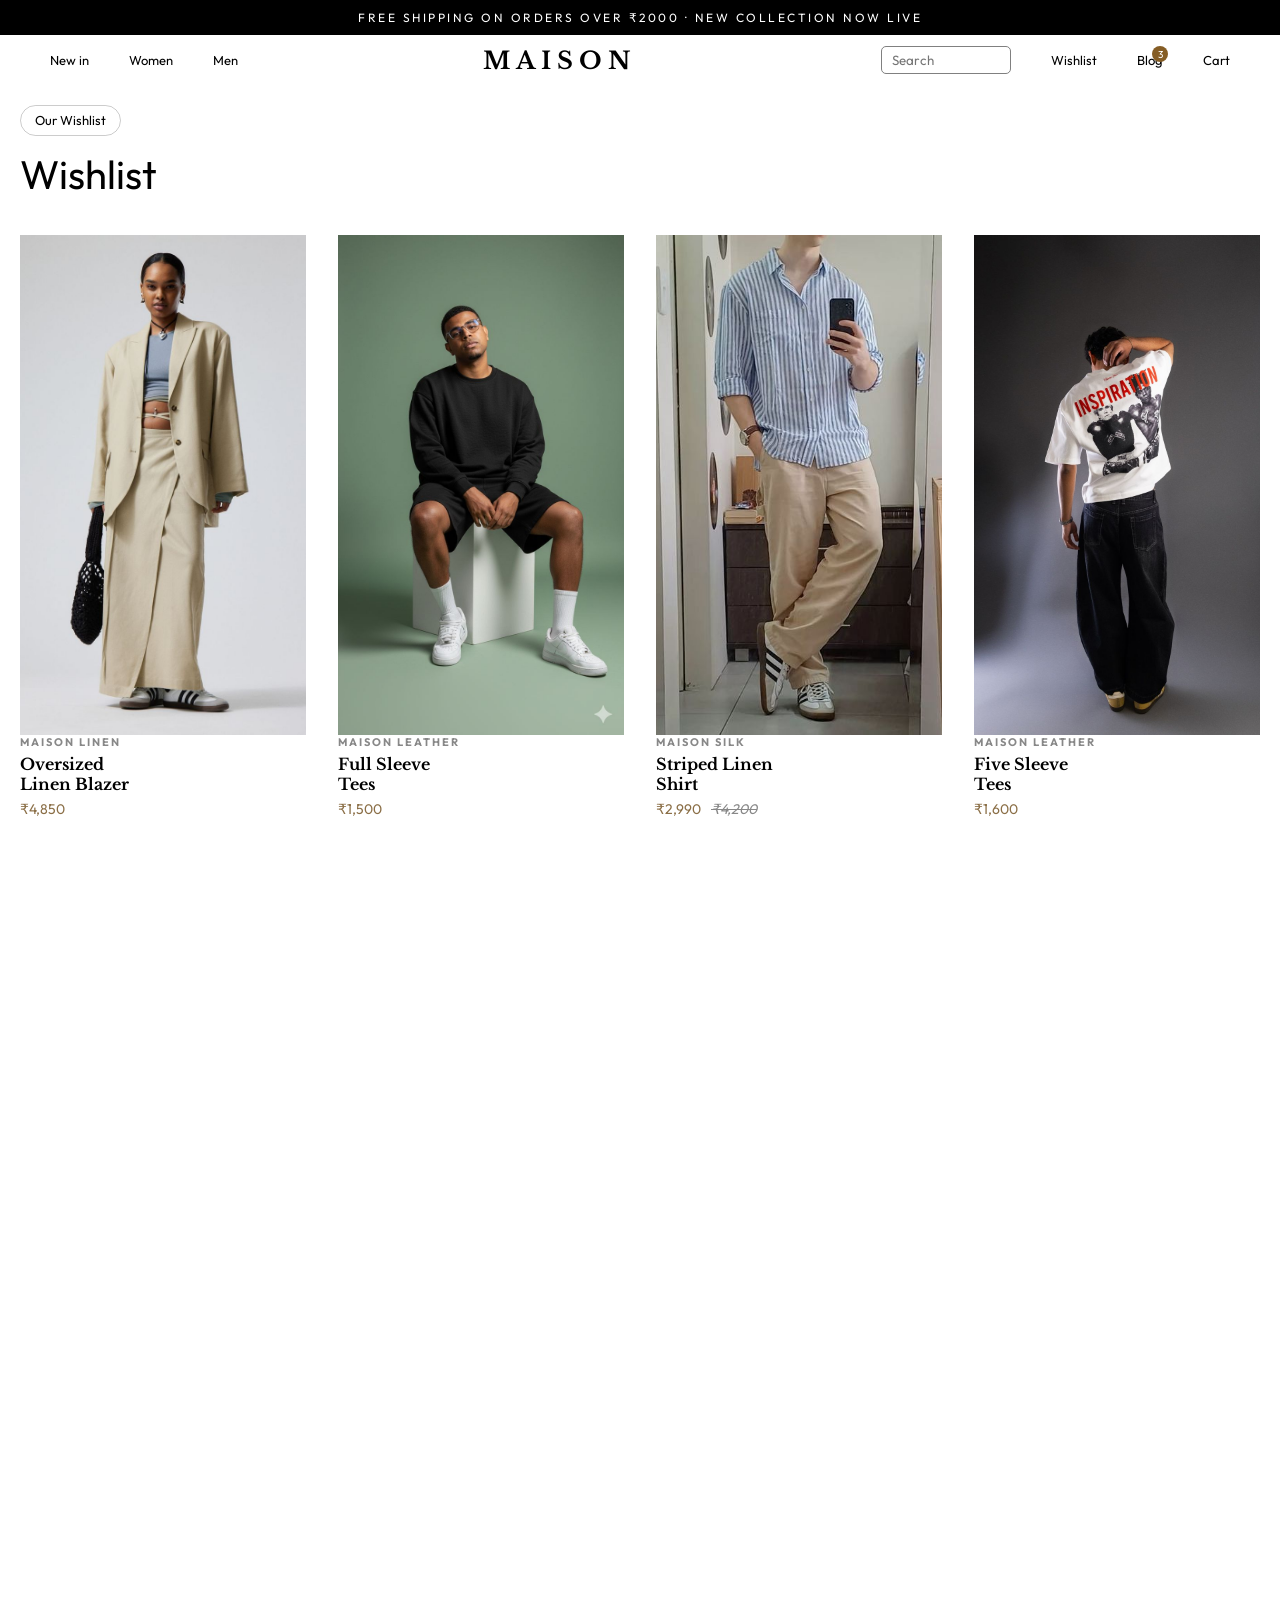
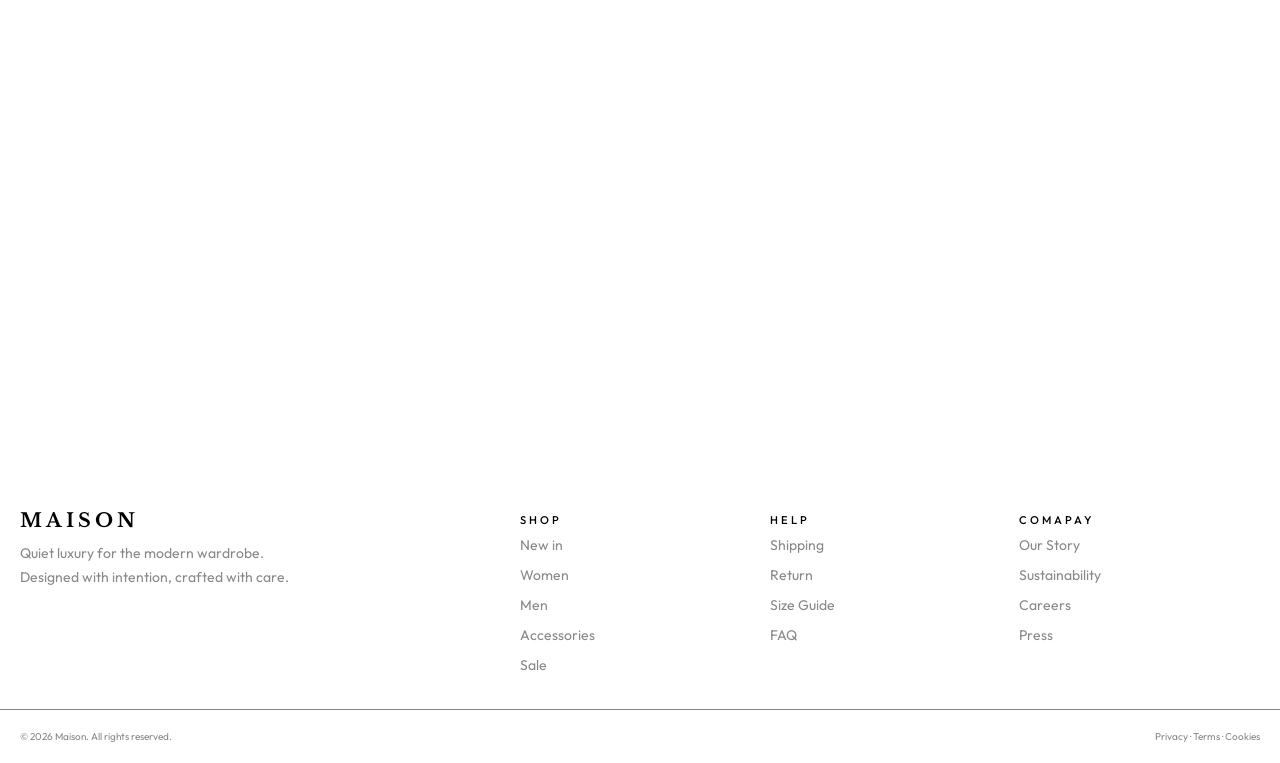
<file: wishlist.html>
<!DOCTYPE html>
<html lang="en">

<head>
    <meta charset="UTF-8">
    <meta name="viewport" content="width=device-width, initial-scale=1.0">
    <title>MAISON</title>
    <link rel="stylesheet" href="wishlist.css">
    <link rel="preconnect" href="https://fonts.googleapis.com">
    <link rel="preconnect" href="https://fonts.gstatic.com" crossorigin>
    <link href="https://unpkg.com/aos@2.3.1/dist/aos.css" rel="stylesheet">
    <link
        href="https://fonts.googleapis.com/css2?family=Libre+Baskerville:ital,wght@0,400..700;1,400..700&family=Outfit:wght@100..900&display=swap"
        rel="stylesheet">
</head>

<body>
    <div class="top-header">
        <p>Free shipping on orders over ₹2000 · New collection now live</p>
    </div>
    <div class="header-div">
        <nav class="left-header">
            <ul class="left-ul">
                <li><a class="new-in" href="index.html">New in</a></li>
                <li><a class="women" href="women.html">Women</a></li>
                <li><a class="men" href="men.html">Men</a></li>
                <!-- <li><a class="sale" href="sale.html">Sale</a></li> -->
            </ul>
        </nav>
        <h2 class="main-header">
            <a href="index.html"> MAISON</a>
        </h2>
        <nav class="right-header">
            <ul class="right-ul">
                <input class="search" type="search" name="search" placeholder="Search">
                <li><a class="wishlist" href="wishlist.html">Wishlist</a></li>
                <li><a class="blog" href="blog.html">Blog<span>3</span></a></li>
                 <li><a href="cart.html">Cart</a></li>
            </ul>
        </nav>
        <button id="menu" class="menu-btn">
            <img src="./assets/menu.svg" alt="menu icon">
        </button>
    </div>
    <div id="remove" class="side-bar">
        <div class="icon-div">
            <button id="remove-btn" class="side-button">
                <img src="./assets/remove.png" alt="menu icon">
            </button>

        </div>
        <nav class="side-nav">
            <ul class="side-ul">
                <input type="search" name="search" placeholder="Search">
                <li><a href="index.html">New in</a></li>
                <li><a href="women.html">Women</a></li>
                <li><a href="men.html">Men</a></li>
                <!-- <li><a class="sale" href="sale.html">Sale</a></li> -->
                <li><a href="wishlist.html">Wishlist</a></li>
                <li><a href="blog.html">Blog <span>3</span></a></li>
                 <li><a href="cart.html">Cart</a></li>
            </ul>
        </nav>
    </div>
     <div class="head">
        <div class="blogs">Our Wishlist</div>
            <h1>Wishlist</h1>
        </div>
    <div class="arrivals">
        <div class="product-card" data-aos="zoom-in-up">
            <div class="new-arrivals">
                <img src="./assets/1st image.jpg" alt="">
                    <a href="cart.html"><button class="quick-add">+ QUICK ADD</button></a>
                

            </div>
            <h3>Maison Linen</h3>
            <h1>Oversized <br> Linen Blazer</h1>
            <p class="price">₹4,850</p>
        </div>
        <div class="product-card" data-aos="zoom-in-up">
            <div class="new-arrivals">
                <img  src="./wishlist asset/image 2.jpg" alt="">
                <a href="cart.html"><button class="quick-add">+ QUICK ADD</button></a>

            </div>
            <h3>Maison Leather</h3>
            <h1>Full Sleeve<br> Tees</h1>
            <p class="price">₹1,500</p>
        </div>
        <div class="product-card" data-aos="zoom-in-up">
            <div class="new-arrivals">
                <img src="./men asset/men 2nd image.jpg" alt="">
                <a href="cart.html"><button class="quick-add">+ QUICK ADD</button></a>

            </div>
            <h3>Maison Silk</h3>
            <h1>Striped Linen <br>Shirt </h1>
            <p class="price">₹2,990 <em>₹4,200</em></p>
        </div>

        <div class="product-card" data-aos="zoom-in-up">
            <div class="new-arrivals">
                <img src="./wishlist asset/image 3.jpg" alt="">
                <a href="cart.html"><button class="quick-add">+ QUICK ADD</button></a>

            </div>
            <h3>Maison Leather</h3>
            <h1>Five Sleeve<br> Tees</h1>
            <p class="price">₹1,600</p>
        </div>
        <div class="product-card" data-aos="zoom-in-up">
            <div class="new-arrivals">
                <img src="./assets/3rd image.jpg" alt="">
                <a href="cart.html"><button class="quick-add">+ QUICK ADD</button></a>

            </div>
            <h3>Maison Leather</h3>
            <h1>Structured Tote <br> Bag</h1>
            <p class="price">₹1,500</p>
        </div>
        <div class="product-card" data-aos="zoom-in-up">
            <div class="new-arrivals">
                <img src="./assets/4th image.webp" alt="">
                <a href="cart.html"><button class="quick-add">+ QUICK ADD</button></a>

            </div>
            <h3>Maison Basics</h3>
            <h1>Wide Leg <br> Trousers</h1> 
            <p class="price">₹3,200</p>
        </div>
        <div class="product-card" data-aos="zoom-in-up">
            <div class="new-arrivals">
                <img src="men asset/men image 11.jpg" alt="">
                <a href="cart.html"><button class="quick-add">+ QUICK ADD</button></a>

            </div>
            <h3>Maison Silk</h3>
            <h1>linen Shirt <br> Dress</h1>
            <p class="price">₹1,200</p>
        </div>
        <div class="product-card" data-aos="zoom-in-up">
            <div class="new-arrivals">
                <img src="./wishlist asset/image 1.jpg" alt="">
                <a href="cart.html"><button class="quick-add">+ QUICK ADD</button></a>

            </div>
            <h3>Maison Silk</h3>
            <h1>linen Wide<br>Pant</h1>
            <p class="price">₹6,500</p>
        </div>

        <div class="product-card" data-aos="zoom-in-up">
            <div class="new-arrivals">
                <img src="./wishlist asset/image 4.jpg" alt="">
                <a href="cart.html"><button class="quick-add">+ QUICK ADD</button></a>

            </div>
            <h3>Maison Silk</h3>
            <h1>Full Sleev<br> Hoodie</h1>
            <p class="price">₹2,200</p>
        </div>
        <div class="product-card" data-aos="zoom-in-up">
            <div class="new-arrivals">
                <img src="./men asset/men 1st image.webp" alt="men">
                <a href="cart.html"><button class="quick-add">+ QUICK ADD</button></a>

            </div>
            <h3>Maison Linen</h3>
            <h1>Half Sleeve <br> Cuban Collar </h1>
            <p class="price">₹4,850</p>
        </div>
        <div class="product-card" data-aos="zoom-in-up">
            <div class="new-arrivals">
                <img src="./assets/2nd image.webp" alt="">
                <a href="cart.html"><button class="quick-add">+ QUICK ADD</button></a>

            </div>
            <h3>Maison Silk</h3>
            <h1>Midnight Slip <br> Dress</h1>
            <p class="price">₹2,990</p>
        </div>

        <div class="product-card" data-aos="zoom-in-up">
            <div class="new-arrivals">
                <img src="men asset/men image 12.jpg" alt="">
                <a href="cart.html"><button class="quick-add">+ QUICK ADD</button></a>

            </div>
            <h3>Maison Silk</h3>
            <h1>Old Polo <br> fit</h1>
            <p class="price">₹2,990</p>
        </div>
        </section>
    </div>
    <section class="footer-heads">
        <div class="footer-head">
            <div class="footer-div">
                <h2>Maison</h2>
                <p>Quiet luxury for the modern wardrobe. <br> Designed with intention, crafted with care.</p>
            </div>
            <div class="footer-div">
                <h4>SHOP</h4>
                <ul>
                    <li><a href="index.html">New in</a></li>
                    <li><a href="women.html">Women</a></li>
                    <li><a href="men.html">Men</a></li>
                    <li><a href="#">Accessories</a></li>
                    <li><a href="cart.html">Sale</a></li>
                </ul>
            </div>
            <div class="footer-div">
                <h4>HELP</h4>
                <ul>
                    <li><a href="cart.html">Shipping</a></li>
                    <li><a href="#">Return</a></li>
                    <li><a href="#">Size Guide</a></li>
                    <li><a href="#">FAQ</a></li>
                </ul>
            </div>
            <div class="footer-div">
                <h4>COMAPAY</h4>
                <ul>
                    <li><a href="blog.html">Our Story</a></li>
                    <li><a href="#">Sustainability</a></li>
                    <li><a href="#">Careers</a></li>
                    <li><a href="#">Press</a></li>
                </ul>
            </div>
        </div>
    </section>
    <section class="footer-bottom">
        <div class="footer-left">
            © 2026 Maison. All rights reserved.
        </div>
        <div class="footer-right">
            Privacy · Terms · Cookies
        </div>
    </section>
    <script src="java/java.js"></script>
    <script src="https://unpkg.com/aos@2.3.1/dist/aos.js"></script>
    <script>
        AOS.init();
    </script>
</body>

</html>
</file>
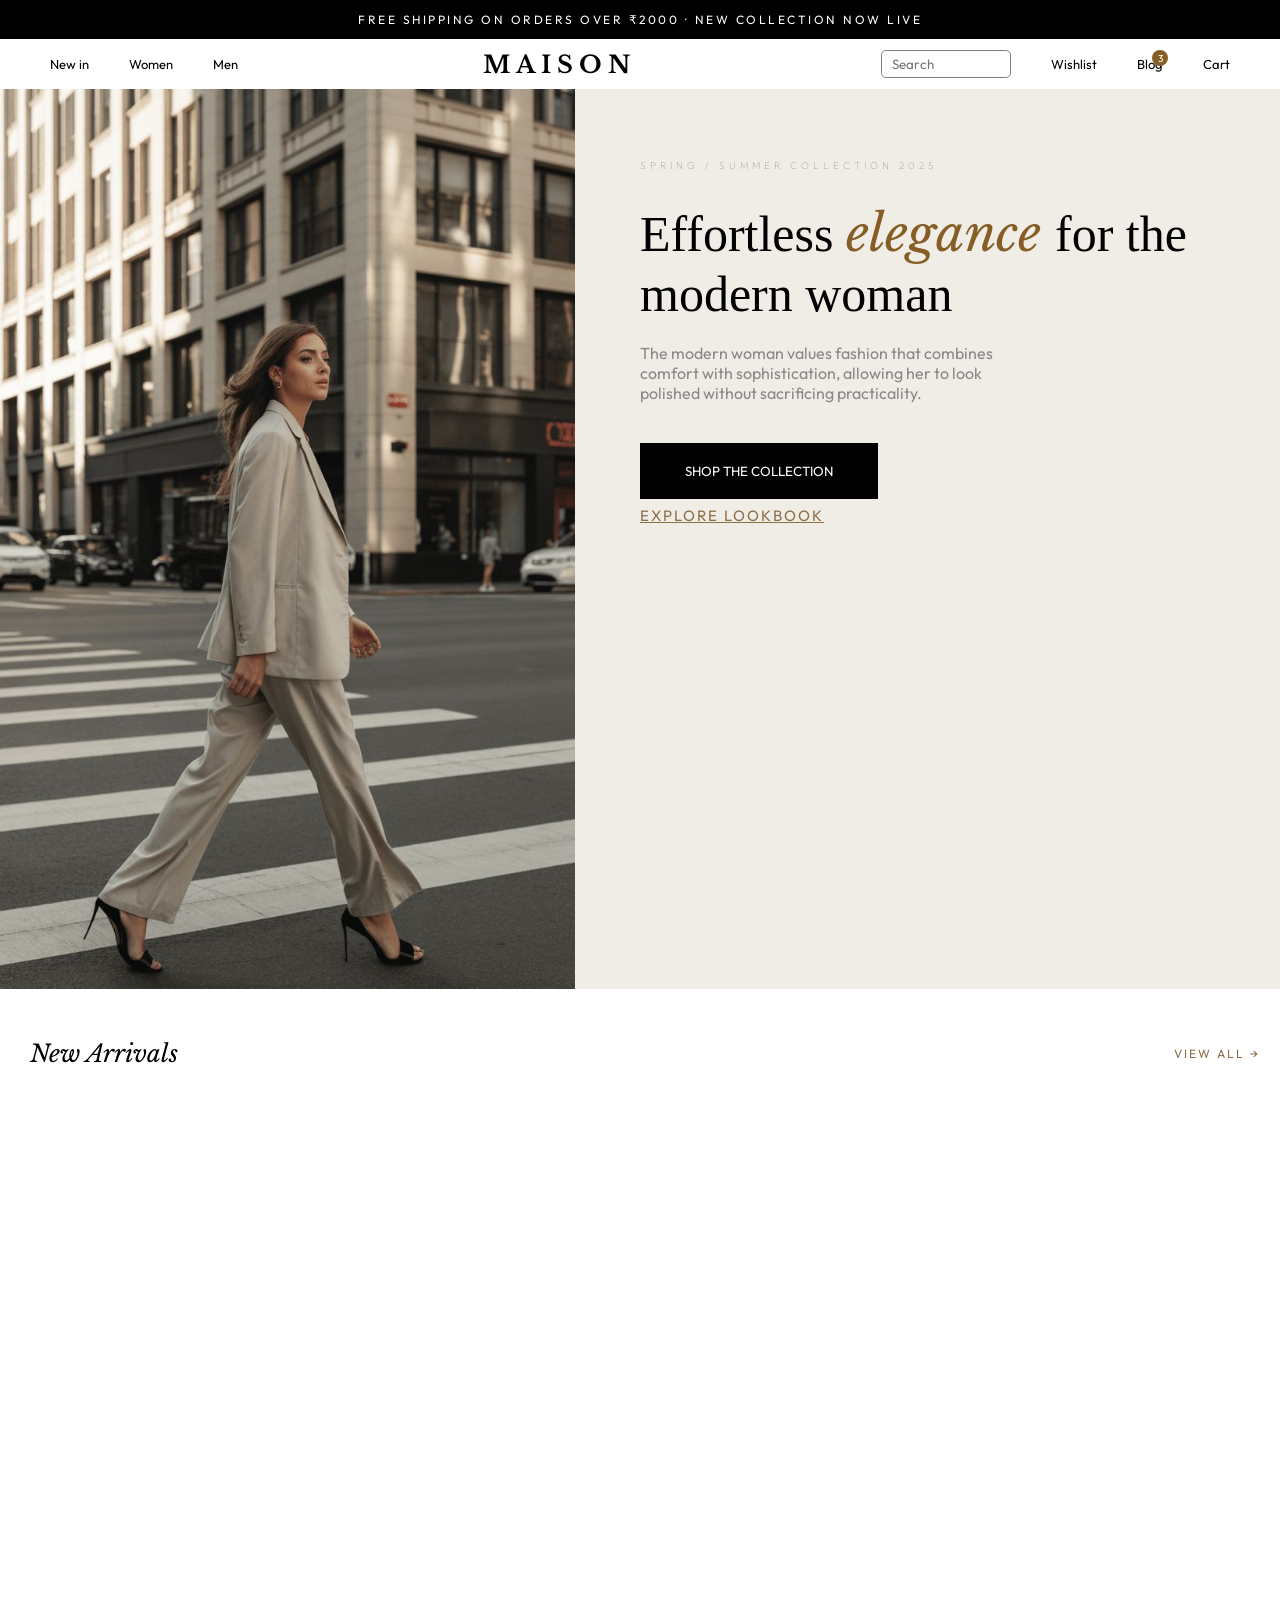
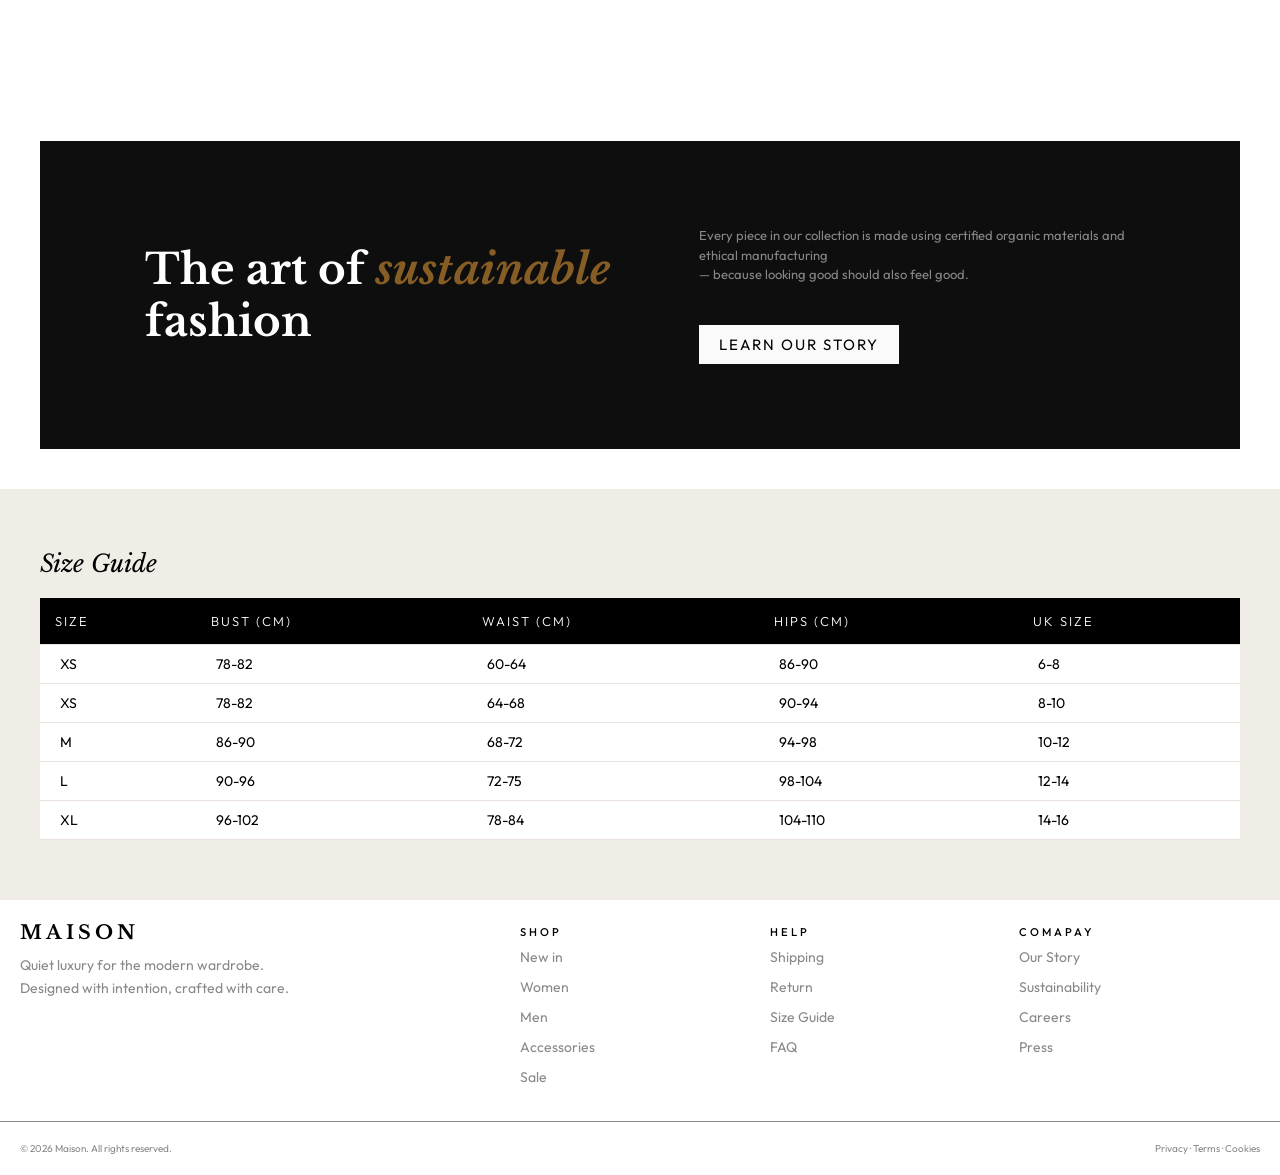
<file: women.html>
<!DOCTYPE html>
<html lang="en">
<head>
    <meta charset="UTF-8">
    <meta name="viewport" content="width=device-width, initial-scale=1.0">
    <title>MAISON</title>
    <link rel="stylesheet" href="women.css">
     <link rel="preconnect" href="https://fonts.googleapis.com">
    <link rel="preconnect" href="https://fonts.gstatic.com" crossorigin>
    <link href="https://unpkg.com/aos@2.3.1/dist/aos.css" rel="stylesheet">
    <link
        href="https://fonts.googleapis.com/css2?family=Libre+Baskerville:ital,wght@0,400..700;1,400..700&family=Outfit:wght@100..900&display=swap"
        rel="stylesheet">
</head>
<body>
    <div class="top-header">
        <p>Free shipping on orders over ₹2000 · New collection now live</p>
    </div>
    <div class="header-div">
       <nav class="left-header">
            <ul class="left-ul">
                <li><a class="new-in" href="index.html">New in</a></li>
                <li><a class="women" href="women.html">Women</a></li>
                <li><a class="men" href="men.html">Men</a></li>
                <!-- <li><a  href="sale.html">Sale</a></li> -->
            </ul>
        </nav>
        <h2 class="main-header">
            <a href="index.html"> MAISON</a>
        </h2>
        <nav class="right-header">
            <ul class="right-ul">
                <input class="search" type="search" name="search" placeholder="Search" >
                <li><a class="wishlist" href="wishlist.html">Wishlist</a></li>
                <li><a class="blog" href="blog.html">Blog <span>3</span></a></li>
                <li><a href="cart.html">Cart</a></li>
            </ul>
        </nav>
        <button id="menu" class="menu-btn">
            <img src="./assets/menu.svg" alt="menu icon">
        </button>
    </div>
    <div id="remove" class="side-bar">
        <div class="icon-div">
            <button id="remove-btn" class="side-button">
                <img src="./assets/remove.png" alt="menu icon">
            </button>

        </div>
        <nav class="side-nav">
            <ul class="side-ul">
                <input type="search" name="search" placeholder="Search">
                <li><a href="index.html">New in</a></li>
                <li><a href="women.html">Women</a></li>
                <li><a href="men.html">Men</a></li>
                <!-- <li><a class="sale" href="sale.html">Sale</a></li> -->
                <li><a href="wishlist.html">Wishlist</a></li>
                <li><a href="blog.html">Blog <span>3</span></a></li>
                 <li><a href="cart.html">Cart</a></li>
            </ul>
        </nav>
    </div>
    <section class="section">
        <div class="left-section" data-aos="zoom-in" data-aos-duration="1000">
            <img src="./assets/women.jpg" alt="image" >
        </div>
        <div class="right-section">
            <h3>SPRING / SUMMER COLLECTION 2025</h3>
            <h1>Effortless <em>elegance </em> for the modern woman</h1>
            <p class="right-p">The modern woman values fashion that  combines <br> comfort with sophistication, allowing her to look <br> polished without sacrificing practicality.</p>
            <div class="btn-div"><button class="btn"><a href="wishlist.html">SHOP THE COLLECTION</a></button>
                <p class="right-end">EXPLORE LOOKBOOK</p>
            </div>

        </div>
    </section>
    <section class="section-card">
        <div class="section-head">
            <h2>New Arrivals</h2>
            <a href="wishlist.html">View All →</a>
            <!-- <h1>hello</h1> -->
        </div>
        <div class="arrivals">
                <div class="product-card" data-aos="fade-up-right" data-aos-duration="300">
                    <div class="new-arrivals">
                        <img src="./assets/1st image.jpg" alt="">
                    <a href="cart.html"><button class="quick-add">+ QUICK ADD</button></a>
                    

                    </div>
                    <h3>Maison Linen</h3>
                    <h1>Oversized <br> Linen Blazer</h1>
                    <p class="price">₹4,850</p>
                </div>

                <div class="product-card" data-aos="fade-up-right" data-aos-duration="300">
                    <div class="new-arrivals">
                        <img src="./assets/2nd image.webp" alt="">
                    <a href="cart.html"><button class="quick-add">+ QUICK ADD</button></a>
                    

                    </div>
                    <h3>Maison Silk</h3>
                    <h1>Midnight Slip <br> Dress</h1>
                    <p class="price">₹2,990 <em>₹4,200</em></p>
                </div>

                <div class="product-card" data-aos="fade-up-left" data-aos-duration="300">
                    <div class="new-arrivals">
                        <img src="./assets/3rd image.jpg" alt="">
                    <a href="cart.html"><button class="quick-add">+ QUICK ADD</button></a>
                    
                        
                    </div>
                    <h3>Maison Leather</h3>
                    <h1>Structured Tote <br> Bag</h1>
                    <p class="price">₹6,500</p>
                </div>

                <div class="product-card" data-aos="fade-up-left" data-aos-duration="300">
                    <div class="new-arrivals">
                        <img src="./assets/4th image.webp" alt="">
                    <a href="cart.html"><button class="quick-add">+ QUICK ADD</button></a>
                    

                    </div>
                    <h3>Maison Basics</h3>
                    <h1>Wide Leg <br> Trousers</h1>
                    <p class="price">₹3,200</p>
                </div>

        </section>
        <section class="lower-section">
            <div class="lower-heads">
                <h1>The art of <em>sustainable </em> fashion</h1>
            </div>
            <div class="lower-head">
                <p>Every piece in our collection is made using certified organic materials and ethical manufacturing <br> — because looking good should also feel good.</p>
                <button href class="lower-btn"><a class="low-btn" href="blog.html">LEARN OUR STORY</a></button>
            </div>
        </section>

        <section class="section-guid">
            <h2>Size Guide</h2>
            <table class="section-table">
                <thead>
                    <tr>
                        <td>Size</td>
                        <td>Bust (cm)</td>
                        <td>Waist (cm)</td>
                        <td>Hips (cm)</td>
                        <td>UK Size</td>
                    </tr>                    
                </thead>
                <tbody>
                    <tr>
                        <td>XS</td>
                        <td>78-82</td>
                        <td>60-64</td>
                        <td>86-90</td>
                        <td>6-8</td>
                    </tr>
                    <tr>
                        <td>XS</td>
                        <td>78-82</td>
                        <td>64-68</td>
                        <td>90-94</td>
                        <td>8-10</td>
                    </tr>
                    <tr>
                        <td>M</td>
                        <td>86-90</td>
                        <td>68-72</td>
                        <td>94-98</td>
                        <td>10-12</td>
                    </tr>
                    <tr>
                        <td>L</td>
                        <td>90-96</td>
                        <td>72-75</td>
                        <td>98-104</td>
                        <td>12-14</td>
                    </tr>
                    <tr>
                        <td>XL</td>
                        <td>96-102</td>
                        <td>78-84</td>
                        <td>104-110</td>
                        <td>14-16</td>
                    </tr>
                </tbody>
            </table>
        </section>
        <section class="footer-heads">
            <div class="footer-head">
                <div class="footer-div">
                    <h2>Maison</h2>
                    <p>Quiet luxury for the modern wardrobe. <br> Designed with intention, crafted with care.</p>
                </div>
                <div class="footer-div">
                    <h4>SHOP</h4>
                    <ul>
                    <li><a href="index.html">New in</a></li>
                    <li><a href="women.html">Women</a></li>
                    <li><a href="men.html">Men</a></li>
                    <li><a href="#">Accessories</a></li>
                    <li><a href="cart.html">Sale</a></li>
                </ul>
            </div>
            <div class="footer-div">
                <h4>HELP</h4>
                <ul>
                    <li><a href="cart.html">Shipping</a></li>
                    <li><a href="#">Return</a></li>
                    <li><a href="#">Size Guide</a></li>
                    <li><a href="#">FAQ</a></li>
                </ul>
            </div>
            <div class="footer-div">
                <h4>COMAPAY</h4>
                <ul>
                    <li><a href="blog.html">Our Story</a></li>
                    <li><a href="#">Sustainability</a></li>
                    <li><a href="#">Careers</a></li>
                    <li><a href="#">Press</a></li>
                </ul>
                </div>
            </div>
        </section>
        <section class="footer-bottom">
            <div class="footer-left">
                © 2026 Maison. All rights reserved.
            </div>
            <div class="footer-right">
                Privacy · Terms · Cookies
            </div>
        </section>
        <script src="java/java.js"></script>
        <script src="https://unpkg.com/aos@2.3.1/dist/aos.js"></script>
    <script>
        AOS.init();
    </script>
</body>
</html>
</file>
<file: index.css>
* {
    margin: 0;
    padding: 0;
    box-sizing: border-box;
    font-family: 'Outfit', sans-serif;
}

.header {
    display: grid;
    background-color: #fafaf8;
    border: 1px solid #fafaf8;
}

.header-div {
    display: flex;
    position: sticky;
    top: 0;
    justify-content: space-between;
    align-items: center;
    padding: 20px 10px;
    background-color: white;
    border-bottom: 20px;
    z-index: 10;
}

.top-header {
    background: black;
    color: white;
    font-family: Arial, Helvetica, sans-serif;
    text-align: center;
    padding: 12px;
    font-size: 0.75rem;
    letter-spacing: 2.5px;
    text-transform: uppercase;
}

.left-header {
    font-size: 13px;
    display: none;
}

.left-ul {
    display: flex;
    list-style-type: none;
    gap: 40px;
    display: none;
}

.left-ul li a {
    text-decoration: none;
    color: black;
}

.right-header {
    font-size: 13px;
    display: flex;
    align-items: center;
}

.search {
    border-radius: 5px;
    padding-inline: 5px;
    padding: 5px 10px;
    width: 130px;
    border-style: none;
    border: 1px solid gray;
    outline: none;
}

/* .search::placeholder{
    color: black;
} */

.right-ul {
    display: flex;
    /* background-color: black; */
    align-items: center;
    color: black;
    list-style-type: none;
    text-decoration: none;
    gap: 40px;
    text-decoration-line: none;
    display: none;

}

.right-ul span {
    display: inline-block;
    background-color: #855d25;
    border-radius: 50%;
    height: 16px;
    width: 16px;
    display: flex;
    justify-content: center;
    align-items: center;
    position: absolute;
    font-size: 10px;
    color: white;
    top: -6px;
    right: -5px;

}

.right-ul li a {
    text-decoration: none;
    color: black;
    position: relative;
}

/* .right-header {
    background-color: rgb(218, 21, 14);
    display: flex;
    justify-content: center;
    align-items: center;
    text-decoration: none;
} */

/* .main-header {
    padding: 0 10px;
    text-align: center;
    font-family: 'Libre Baskerville', serif;
    font-size: 1.5rem;
    letter-spacing: 6px;
    text-transform: capitalize;
    text-align: center;
    font-style: normal;

} */

.main-header a {
    text-decoration: none;
    color: black;
    padding: 0 10px;
    text-align: center;
    font-family: 'Libre Baskerville', serif;
    font-size: 1.5rem;
    letter-spacing: 6px;
    text-transform: capitalize;
    text-align: center;
    font-style: normal;
}

.menu-btn {
    width: 20px;
    height: 20px;
    /* background: none; */
    color: black;
    border-style: none;
    margin-right: 10px;
}

.menu-btn img {
    width: 100%;
    height: 100%;
}

.side-bar {
    position: fixed;
    /* display:none; */
    translate: -100%;
    height: 100vh;
    width: 300px;
    background-color: rgb(0, 0, 0);
    /* display:flex; */
    z-index: 100;
    top: 0;

}

.side-nav {
    display: flex;
    /* top: 0; */
    justify-content: center;
    align-items: center;
    /* padding: 20px 10px; */
    /* background-color: white; */
    /* border-bottom: 20px; */
}

.side-ul {
    list-style-type: none;
    /* margin-top: 20px; */
}

.side-ul input {
    width: 120px;

}

.side-ul li {
    /* color: white; */
    display: grid;
    align-items: start;
    justify-content: start;
}

.side-ul span {
    display: inline-block;
    background-color: #9c0202;
    border-radius: 50%;
    height: 16px;
    width: 16px;
    display: flex;
    justify-content: center;
    align-items: center;
    position: absolute;
    font-size: 10px;
    color: white;
    left: 147px;
    /* bottom: 160px; */
}

.side-ul li a {
    /* margin: 20px 00px 00px 80px; */
    font-size: 29px;
    text-decoration: none;
    color: rgb(255, 255, 255);
    display: flex;
    align-items: start;
    justify-content: start;
    padding: 5px;
}

.icon-div button {
    /* background-color:none; */
    background: none;
}

.side-button {
    color: none;
    background-color: none;
    border: none;
}

.side-button img {
    width: 50px;
    /* display: ; */
    align-items: end;
    justify-content: end;
    margin-left: 250px;
    /* color: none; */

}

/* header */


@media (min-width:576px) {
    .right-ul {
        display: flex;
    }

    .header-div {
        padding: 10px 20px;
    }


}

@media (min-width:766px) {
    .menu-btn {
        display: none;
    }

    .left-header {
        display: flex;
    }

    .left-ul {
        display: flex;
    }

    .header-div {
        padding: 10px 30px;
    }

    .section {
        flex-direction: row;
    }
}

@media (min-width:1015px) {
    .header-div {
        padding: 10px 50px;
    }

    .right-ul {
        display: flex;
    }
}


.section {
    display: flex;
    flex-direction: column;
    margin: 0;
    min-height: 100vh;
    box-sizing: border-box;
    /* align-items: center; */
    width: 100%;
    /* background-color: #9a681f; */
    /* display: none; */
    /* background-color: black; */
}

.section-card a {
    font-size: 0.75rem;
    letter-spacing: 2px;
    text-transform: uppercase;
    color: var(--accent);
    text-decoration: none;

}

.left-section {
    display: block;
    flex: 1;
    height: 100%;
    width: 100%;
    /* background-color: rgb(181, 28, 28); */
    /* display: none; */

}

.right-section {
    display: flex;
    width: 100%;
    height: 100%;
    flex-direction: column;
    gap: 20px;
    flex: 1;
    /* width: 50%;
    height: 100%; */
    background-color: #f0ece6;
    padding: 70px 20px;

}

.left-section img {
    display: block;
    height: 100%;
    width: 100%;
    object-fit: cover;
    object-position: top;

}

.right-section h3 {
    font-size: 10px;
    color: #888;
    font-weight: 100;
    letter-spacing: 4px;
    /* text-transform: capitalize; */
}

.right-section h1 {
    margin-top: 10px;
    font-family: 'Libere Baskerville', serif;
    font-size: 35px;
    font-weight: 400;
    /* font-size: clam(2.5rem); */
}

.right-section h1 em {
    font-family: 'Libre Baskerville', serif;

    font-style: italic;
    color: #855d25;
}


.btn {
    padding: 20px 45px;
    background-color: black;
    color: rgb(218, 14, 14);
    border: none;
    cursor: pointer;

}

.btn a {
    text-decoration: none;
    color: rgb(255, 255, 255);
}

.btn:hover {
    padding-left: 40px;
    background-color: #8b6f47;
}

.btn-div {
    display: flex;
    flex-direction: column;
    align-items: start;
    gap: 20px;
}

.right-end {
    font-size: 15px;
    /* background-color: yellow; */
    /* border-bottom: 1px solid #8b6f47 ; */
    color: #8b6f47;
    letter-spacing: 2px;
    text-transform: uppercase;
    text-decoration: underline;
    padding-bottom: 1%;
}

.right-p {
    color: #888;
    margin-bottom: 20px;
}

@media (min-width:576px) {

    .section {
        min-height: 100vh;
    }

    .right-section {
        padding: 70px 65px;
    }

    .right-section h1 {
        font-size: 45px;
    }
}

@media (min-width:766px) {

    .section {
        flex-direction: row;
        height: 100vh;
    }

    .right-section h1 {
        font-size: 50px;
        font-weight: 400;
    }

    .btn-div {
        gap: 7px;
    }

}

@media (min-width:1015) {
    .right-section h1 {
        font-size: 60px;
        font-weight: 400;
    }
}


.arrivals {
    display: grid;
    width: 100%;
    grid-template-columns: repeat(1, 1fr);
    gap: 2rem;
    overflow: hidden;
}

.new-arrivals {
    height: 400px;
    width: 100%;
    overflow: hidden;
    position: relative;
    z-index: -1;
    /* background-color: blue; */
}

.new-arrivals img {
    width: 100%;
    height: 100%;
    object-fit: cover;
}

.section-card {
    display: flex;
    flex-direction: column;
    padding: 20px;
}

.section-head {
    display: flex;
    justify-content: space-between;
    align-items: center;
}

.section-card h2 {
    padding: 30px 10px;
    font-family: 'Libre Baskerville', serif;
    font-style: italic;
    font-weight: 400;
}

.section-card a {
    font-size: 0.75rem;
    letter-spacing: 2px;
    text-transform: uppercase;
    color: #8b6f47;
    text-decoration: none;
}

.arrivals h3 {
    font-size: 11px;
    font-family: 'Outfit', sans-serif;
    color: #888;
    letter-spacing: 2px;
    text-transform: uppercase;
    /* margin: 0px 0px 5px; */
}

.arrivals h1 {
    font-size: 16px;
    font-family: 'Libre Baskerville', serif;
    /* margin: 0px 0px 6px; */
}

.arrivals p {
    font-size: 14px;
    font-family: 'Outfit', sans-serif;
    color: #8b6f47;
}

.quick-add {
    position: absolute;
    width: 100%;
    bottom: 0px;
    left: 0;
    right: 0;
    background-color: black;
    color: white;
    z-index: 1;
    padding: 10px;
    border-style: none;
    transform: translateY(100%);
}

.product-card:hover .quick-add {
    transform: translateY(0);
    transition: .2s;
}

.product-card em {
    text-decoration: line-through;
    color: #888;
    margin: 0 0 0 7px;

}


@media (min-width:576px) {
    .new-arrivals {
        height: 400px;
    }

    .arrivals {
        grid-template-columns: repeat(2, 1fr);
    }
}

@media (min-width:766px) {
    .new-arrivals {
        height: 400px;
    }

    .arrivals {
        grid-template-columns: repeat(3, 1fr);
    }
}

@media (min-width:1015px) {
    .new-arrivals {
        height: 500px;
    }

    .arrivals {
        grid-template-columns: repeat(4, 1fr);
    }
}


.lower-section {
    display: grid;
    justify-content: space-between;
    align-items: center;
    background-color: #0e0e0e;
    padding: 20px 20px;
    margin: 0px;
    gap: 20px;
}

.lower-heads {
    /* font-size: 20px; */
    color: white;
}

.lower-heads h1 {
    font-size: 30px;
    font-family: 'Libre Baskerville', serif;
    padding: 0;
    /* margin-left: 15px; */
    margin-right: 10px;
}

.lower-head p {
    font-family: 'Outfit', sans-serif;
    color: #888;
    font-size: 12px;
    line-height: 1.5;
    gap: 10px;
    margin-bottom: 20px;
}

.lower-head {
    color: white;
    /* padding: 10px; */
}

.lower-heads em {
    font-family: 'Libre Baskerville', serif;
    font-style: italic;
    color: #855d25;
    font-size: 30px;
}

.lower-botton {
    display: flex;
    justify-content: start;
    align-items: start;
}

.lower-btn {
    font-size: 10px;
    padding: 10px 20px;
    gap: 10px;
    text-transform: uppercase;
    letter-spacing: 2px;
    background-color: #fafafa;
    border: none;
}

.lower-btn a {
    text-decoration: none;
    color: rgb(0, 0, 0);
}

.lower-btn:hover {
    background-color: #855d25;
    color: white;
    cursor: pointer;
}

@media (min-width:576px) {
    .lower-section {
        display: flex;
        padding: 20px;
    }

    .lower-heads {
        font-size: 50px;
        margin: 0 0px;
    }

    .lower-heads h1 {
        font-size: 30px;
        margin-left: 25px;
    }

    .lower-heads em {
        font-size: 30px;
    }

    .lower-head {
        padding: 5px;
    }

    .lower-head p {
        font-size: 10px;
        margin: 0 0 20px;
    }

    .lower-btn {
        font-size: 8px;
    }
}

@media (min-width:766px) {
    .lower-section {
        padding: 40px;
    }

    .lower-heads h1 {
        font-size: 30px;
    }

    .lower-heads em {
        font-size: 30px;
    }

    .lower-head p {
        font-size: 13px;
    }
}

@media (min-width:1015px) {
    .lower-section {
        padding: 80px;
        margin: 40px;
    }

    .lower-heads h1 {
        font-size: 42px;
    }

    .lower-heads em {
        font-size: 42px;
    }

    .lower-head p {
        font-size: 13px;
    }

    .lower-btn {
        font-size: 15px;
        text-transform: uppercase;
        letter-spacing: 2px;
        margin-top: 20px;
    }
}

.section-guid {
    display: flex;
    padding: 20px 20px;
    flex-direction: column;
    background-color: #f0ece6;
}

.section-guid h2 {
    padding-bottom: 20px;
    font-family: 'Libre Baskerville', serif;
    font-style: italic;
    font-weight: 400;
}

.section-table {
    text-align: start;
    border-collapse: collapse;
    background-color: #fff;
}

.section-table thead {
    background-color: black;
    color: white;
}

.section-table td {
    padding: 8px;
    font-size: 14px;
}

.section-table thead td {
    padding: 10px;
    letter-spacing: 2px;
    text-transform: uppercase;
    font-weight: 300;
    font-size: 13px;
}

.section-table tr {
    border-bottom: 1px solid rgb(235, 224, 224);
}

.section-table tbody tr:hover {
    background-color: #c7c2bb;
}

@media (min-width:576px) {
    .section-guid {
        padding: 60px 40px;
    }

    .section-table thead td {
        padding: 15px;
    }

    .section-table tbody td {
        padding: 10px 20px;
    }
}

@media (min-width:766px) {
    .section-table {
        padding: 30px;
    }

    .section-table tbody tr {
        padding: 50px 40px;
    }
}

/* @media (min-width:1015px) {
    .section-table tbody tr{
        padding: 10px 10px;
    }
} */
/* .footer-head{
    display: grid;
    grid-template-columns: 2fr 1fr 1fr 1fr;
    gap: 3px;
    background-color: white;
    padding: 100px 10px 200px 50px;
}
.footer-div{
    padding: 50px;
}
.footer-div h2{
    font-family: 'Libre Baskerville', serif;
    font-size: 1.2rem;
    letter-spacing: 4px;
    text-transform: uppercase;
    margin-bottom: 1rem;
}
.footer-div p{
    color: #888;
    font-size: 14px;
    line-height: 1.7;
}
.footer-div h4{
    padding: 5px;
    font-size: 0.7rem;
    letter-spacing: 3px;
    text-transform: uppercase;
    margin-bottom:2px;
    font-weight: 500;
}
.footer-div ul{
    list-style: none;
    display: flex;
    flex-direction: column;
    gap:10px;
}
.footer-div ul li a{
    padding: 5px;
    color: #888;
    text-decoration: none;
    font-size: 14px;
} */

.footer-head {
    display: grid;
    grid-template-columns: 2fr;
    gap: 3px;
    background-color: white;
    padding: 20px;
}

.footer-div {
    margin-bottom: 15px;
}

.footer-div p {
    margin-bottom: 20px;
}

.footer-div h2 {
    font-family: 'Libre Baskerville', serif;
    font-size: 1.2rem;
    letter-spacing: 4px;
    text-transform: uppercase;
    margin-bottom: 10px;
}

.footer-div p {
    color: #888;
    font-size: 14px;
    line-height: 1.7;
}

.footer-div h4 {
    padding: 5px;
    font-size: 0.7rem;
    letter-spacing: 3px;
    text-transform: uppercase;
    margin-bottom: 2px;
    font-weight: 500;
}

.footer-div ul {
    list-style: none;
    display: flex;
    flex-direction: column;
    gap: 10px;
}

.footer-div ul li a {
    padding: 5px;
    color: #888;
    text-decoration: none;
    font-size: 14px;
}

@media (min-width:576px) {
    .footer-head {
        grid-template-columns: 2fr 1fr 1fr 1fr;
    }

    .footer-div {
        margin-right: 15px;
    }
}

.footer-bottom {
    display: flex;
    justify-content: space-between;
    border-top: 1px solid #888;
    padding: 20px;
    color: #888;
}

.footer-left {
    font-size: 10px;
}

.footer-right {
    font-size: 10px;
}
</file>
<file: blog.css>
* {
    margin: 0;
    padding: 0;
    box-sizing: border-box;
    font-family: 'Outfit', sans-serif;
}



.header {
    display: grid;
    background-color: #fafaf8;
    border: 1px solid #fafaf8;
}

.header-div {
    display: flex;
    /* position: sticky; */
    top: 0;
    justify-content: space-between;
    align-items: center;
    padding: 20px 10px;
    background-color: white;
    border-bottom: 20px;
    z-index: 10;
}

.top-header {
    background: black;
    color: white;
    font-family: Arial, Helvetica, sans-serif;
    text-align: center;
    padding: 12px;
    font-size: 0.75rem;
    letter-spacing: 2.5px;
    text-transform: uppercase;
}

.left-header {
    font-size: 13px;
    display: none;
}

.left-ul {
    display: flex;
    list-style-type: none;
    gap: 40px;
    display: none;
}

.left-ul li a {
    text-decoration: none;
    color: black;
}

.right-header {
    font-size: 13px;
    display: flex;
    align-items: center;
}

.search {
    border-radius: 5px;
    padding-inline: 5px;
    padding: 5px 10px;
    width: 130px;
    border-style: none;
    border: 1px solid gray;
    outline: none;
}

/* .search::placeholder{
    color: black;
} */

.right-ul {
    display: flex;
    /* background-color: black; */
    align-items: center;
    color: black;
    list-style-type: none;
    text-decoration: none;
    gap: 40px;
    text-decoration-line: none;
    display: none;

}

.right-ul span {
    display: inline-block;
    background-color: #855d25;
    border-radius: 50%;
    height: 16px;
    width: 16px;
    display: flex;
    justify-content: center;
    align-items: center;
    position: absolute;
    font-size: 10px;
    color: white;
    top: -6px;
    right: -5px;

}

.right-ul li a {
    text-decoration: none;
    color: black;
    position: relative;
}

/* .right-header {
    background-color: rgb(218, 21, 14);
    display: flex;
    justify-content: center;
    align-items: center;
    text-decoration: none;
} */

.main-header a {
    text-decoration: none;
    color: black;
    padding: 0 10px;
    text-align: center;
    font-family: 'Libre Baskerville', serif;
    font-size: 1.5rem;
    letter-spacing: 6px;
    text-transform: capitalize;
    text-align: center;
    font-style: normal;
}


.menu-btn {
    width: 20px;
    height: 20px;
    /* background: none; */
    color: black;
    border-style: none;
    margin-right: 10px;

}

.menu-btn img {
    width: 100%;
    height: 100%;
}
.side-bar {
    position: fixed;
    /* top: 100px; */
    /* display:none; */
    translate: -100%;
    height: 100vh;
    width: 300px;
    background-color: rgb(0, 0, 0);
    /* display:flex; */
     z-index: 100;
    top: 0;
}

.side-nav {
    display: flex;
    /* top:200px; */
    justify-content: center;
    align-items: center;
    /* padding: 20px 10px; */
    /* background-color: white; */
    /* border-bottom: 20px; */
    z-index: 300;
}
.side-ul {
    list-style-type: none;
    /* margin-top: 20px; */
}

.side-ul input {
    width: 120px;

}

.side-ul li {
    /* color: white; */
    display: grid;
    align-items: start;
    justify-content: start;
}

.side-ul span {
    display: inline-block;
    background-color: #9c0202;
    border-radius: 50%;
    height: 16px;
    width: 16px;
    display: flex;
    justify-content: center;
    align-items: center;
    position: absolute;
    font-size: 10px;
    color: white;
    left: 147px;
    /* bottom: 160px; */
}

.side-ul li a {
    /* margin: 20px 00px 00px 80px; */
    font-size: 29px;
    text-decoration: none;
    color: rgb(255, 255, 255);
    display: flex;
    align-items: start;
    justify-content: start;
    padding: 5px;
}

.icon-div button {
    /* background-color:none; */
    background: none;
}

.side-button {
    color: none;
    background-color: none;
    border: none;
}

.side-button img {
    width: 50px;
    /* display: ; */
    align-items: end;
    justify-content: end;
    margin-left: 250px;
    /* color: none; */

}

/* header */


@media (min-width:576px) {
    .right-ul {
        display: flex;
    }

    .header-div {
        padding: 10px 20px;
    }
}


@media (min-width:766px) {
    .menu-btn {
        display: none;
    }

    .left-header {
        display: flex;
    }

    .left-ul {
        display: flex;
    }

    .header-div {
        padding: 10px 30px;
    }

    .section {
        flex-direction: row;
    }
}

@media (min-width:1015px) {
    .header-div {
        padding: 10px 50px;
    }
}

.head {
    grid-row-gap: 2px;
    flex-direction: column;
    align-items: flex-start;
    display: flex;
    padding-top: 20px;
    /* padding-bottom: 60px; */
    margin-left: 20px;

}

.blog {
    grid-column-gap: 5px;
    text-transform: uppercase;
    border: 1px solid rgba(0, 0, 0, .2);
    border-radius: 50px;
    align-items: center;
    padding: 8px 14px;
    font-size: 12px;
    line-height: 100%;
    display: flex;
}

.head h1 {
    color: #000000;
    margin-top: 0;
    margin-bottom: 10px;
    font-size: 48px;
    font-weight: 400;
    line-height: 130%;
}

.left-heads {
    display: grid;
    width: 100%;
    grid-template-columns: repeat(1, 1fr);
    gap: 2rem;
}

.left-head {
    height: 350px;
    width: 100%;
    overflow: hidden;
    position: relative;
    /* z-index: 0; */
    /* background-color: blue; */
}

.left-head img {
    width: 100%;
    height: 100%;
    object-fit: cover;
    z-index: -1;
    position: relative;
}

.left-head img:hover {
    overflow-clip-margin: content-box;
    overflow: clip;

}

.section-left {
    /* position: fixed; */
    display: flex;
    flex-direction: column;
    padding: 20px;
}

.left-heads h1 {
    font-size: 23px;
    font-family: 'Libre Baskerville', serif;
    margin: 0px 0px px;
}

.left-heads p {
    margin-top: 8px;
    font-size: 10px;
    color: #868282;
}

.left-heads h3 {
    font-size: 11px;
    font-family: 'Outfit', sans-serif;
    color: #ac8585;
    letter-spacing: 2px;
    text-transform: uppercase;
    margin: 10px 0px 5px;
    padding-left: 5px;

}

.left-blog {
    /* background-color: blue; */
    /* width: fit-content; */
    width: 100%;
    overflow: hidden;
}

@media (min-width:576px) {
    .left-heads h1 {
        font-size: 30px;
    }
}

@media (min-width:766px) {
    .left-heads {
        grid-template-columns: repeat(2, 1fr);

    }

    .left-heads p {
        font-size: 12px;
    }
}

@media (min-width:1015px) {
    .left-heads {
        grid-template-columns: repeat(3, 1fr);

    }
}

.footer-head {
    display: grid;
    grid-template-columns: 2fr;
    gap: 3px;
    background-color: white;
    padding: 20px;
}

.footer-div {
    margin-bottom: 15px;
}

.footer-div p {
    margin-bottom: 20px;
}

.footer-div h2 {
    font-family: 'Libre Baskerville', serif;
    font-size: 1.2rem;
    letter-spacing: 4px;
    text-transform: uppercase;
    margin-bottom: 10px;
}

.footer-div p {
    color: #888;
    font-size: 14px;
    line-height: 1.7;
}

.footer-div h4 {
    padding: 5px;
    font-size: 0.7rem;
    letter-spacing: 3px;
    text-transform: uppercase;
    margin-bottom: 2px;
    font-weight: 500;
}

.footer-div ul {
    list-style: none;
    display: flex;
    flex-direction: column;
    gap: 10px;
}

.footer-div ul li a {
    padding: 5px;
    color: #888;
    text-decoration: none;
    font-size: 14px;
}

@media (min-width:576px) {
    .footer-head {
        grid-template-columns: 2fr 1fr 1fr 1fr;
    }

    .footer-div {
        margin-right: 15px;
    }
}

.footer-bottom {
    display: flex;
    justify-content: space-between;
    border-top: 1px solid #888;
    background-image: url("");
    padding: 20px;
    color: #888;
}

.footer-left {
    font-size: 10px;
}

.footer-right {
    font-size: 10px;
}

.margin-image {
    /* margin-left: 20px; */
    padding: 20px;
    width: 100%;
    height: 300px;
    position: static;
    object-fit: cover;

    /* background-position: 0 0, 50%;
    background-repeat: repeat, no-repeat;
    background-size: auto, cover; */
}

.margin-image .margin-inside {
    background-image: url(blogimage/marginimage.jpg);
    /* background-color: blue; */
    height: 100%;
    padding: 100px;
    color: white;
    object-fit: fill;
    /* position: absolute; */
}

.margin-image .overlay{
    width: 97%;
    height: 261px;
    background-color: black;
    opacity: .4;
    position: absolute;
}
.margin-div{
    position: absolute;
    /* gap: 100px; */
    object-fit: cover;
}

.margin-div h2 {
    /* display: flex; */
    /* position: fixed; */
    align-items: center;
    /* background-color: blue; */
    /* margin-top:20px; */
    font-size: 24px;
    margin-bottom: 5px;
}
.margin-div p{
    font-size: 14px;
}

/* background-image: linear-gradient(rgba(255, 255, 255, 0.4), rgba(0, 0, 0, .4)),
        url(blogimage/blogimage7.jpg); */
</file>
<file: cart.css>
* {
    margin: 0;
    padding: 0;
    box-sizing: border-box;
    font-family: 'Outfit', sans-serif;
}

.header {
    display: grid;
    background-color: #fafaf8;
    border: 1px solid #fafaf8;
}

.header-div {
    display: flex;
    position: sticky;
    top: 0;
    justify-content: space-between;
    align-items: center;
    padding: 20px 10px;
    background-color: white;
    border-bottom: 20px;
    z-index: 10;
}

.top-header {
    background: black;
    color: white;
    font-family: Arial, Helvetica, sans-serif;
    text-align: center;
    padding: 12px;
    font-size: 0.75rem;
    letter-spacing: 2.5px;
    text-transform: uppercase;
}

.left-header {
    font-size: 13px;
    display: none;
}

.left-ul {
    display: flex;
    list-style-type: none;
    gap: 40px;
    display: none;
}

.left-ul li a {
    text-decoration: none;
    color: black;
}

.right-header {
    font-size: 13px;
    display: flex;
    align-items: center;
}

.search {
    border-radius: 5px;
    padding-inline: 5px;
    padding: 5px 10px;
    width: 130px;
    border-style: none;
    border: 1px solid gray;
    outline: none;
}

/* .search::placeholder{
    color: black;
} */

.right-ul {
    display: flex;
    /* background-color: black; */
    align-items: center;
    color: black;
    list-style-type: none;
    text-decoration: none;
    gap: 40px;
    text-decoration-line: none;
    display: none;

}

.right-ul span {
    display: inline-block;
    background-color: #855d25;
    border-radius: 50%;
    height: 16px;
    width: 16px;
    display: flex;
    justify-content: center;
    align-items: center;
    position: absolute;
    font-size: 10px;
    color: white;
    top: -6px;
    right: -5px;

}

.right-ul li a {
    text-decoration: none;
    color: black;
    position: relative;
}

/* .right-header {
    background-color: rgb(218, 21, 14);
    display: flex;
    justify-content: center;
    align-items: center;
    text-decoration: none;
} */

/* .main-header {
    padding: 0 10px;
    text-align: center;
    font-family: 'Libre Baskerville', serif;
    font-size: 1.5rem;
    letter-spacing: 6px;
    text-transform: capitalize;
    text-align: center;
    font-style: normal;

} */

.main-header a {
    text-decoration: none;
    color: black;
    padding: 0 10px;
    text-align: center;
    font-family: 'Libre Baskerville', serif;
    font-size: 1.5rem;
    letter-spacing: 6px;
    text-transform: capitalize;
    text-align: center;
    font-style: normal;
}

.menu-btn {
    width: 20px;
    height: 20px;
    /* background: none; */
    color: black;
    border-style: none;
    margin-right: 10px;
}

.menu-btn img {
    width: 100%;
    height: 100%;
}

.side-bar {
    position: fixed;
    /* display:none; */
    translate: -100%;
    height: 100vh;
    width: 300px;
    background-color: rgb(0, 0, 0);
    /* display:flex; */
     z-index: 100;
    top: 0;
}

.side-nav {
    display: flex;
    /* top: 0; */
    justify-content: center;
    align-items: center;
    /* padding: 20px 10px; */
    /* background-color: white; */
    /* border-bottom: 20px; */
    z-index: 10;
}

.side-ul {
    list-style-type: none;
    /* margin-top: 20px; */
}

.side-ul input {
    width: 120px;

}

.side-ul li {
    /* color: white; */
    display: grid;
    align-items: start;
    justify-content: start;
}

.side-ul span {
    display: inline-block;
    background-color: #9c0202;
    border-radius: 50%;
    height: 16px;
    width: 16px;
    display: flex;
    justify-content: center;
    align-items: center;
    position: absolute;
    font-size: 10px;
    color: white;
    left: 147px;
    /* bottom: 160px; */
}

.side-ul li a {
    /* margin: 20px 00px 00px 80px; */
    font-size: 29px;
    text-decoration: none;
    color: rgb(255, 255, 255);
    display: flex;
    align-items: start;
    justify-content: start;
    padding: 5px;
}

.icon-div button {
    /* background-color:none; */
    background: none;
}

.side-button {
    color: none;
    background-color: none;
    border: none;
}

.side-button img {
    width: 50px;
    /* display: ; */
    align-items: end;
    justify-content: end;
    margin-left: 250px;
    /* color: none; */

}

/* header */


@media (min-width:576px) {
    .right-ul {
        display: flex;
    }

    .header-div {
        padding: 10px 20px;
    }


}

@media (min-width:766px) {
    .menu-btn {
        display: none;
    }

    .left-header {
        display: flex;
    }

    .left-ul {
        display: flex;
    }

    .header-div {
        padding: 10px 30px;
    }

    .section {
        flex-direction: row;
    }
}

@media (min-width:1015px) {
    .header-div {
        padding: 10px 50px;
    }

    .right-ul {
        display: flex;
    }
}

/* Cart Container */
.cart-container {
    width: 92%;
    max-width: 1250px;
    margin: 65px auto 90px;
}

.cart-title {
    font-family: "Playfair Display", serif;
    font-size: 42px;
    font-weight: 400;
    margin-bottom: 12px;
}

.cart-subtitle {
    color: #777;
    font-size: 12px;
    margin-bottom: 45px;
}

.cart-layout {
    display: grid;
    grid-template-columns: 1fr 370px;
    gap: 55px;
    align-items: start;
}

/* Cart Items */
.cart-items {
    background: #fff;
    padding: 25px;
}

.cart-header {
    display: grid;
    grid-template-columns: 1fr 110px 100px;
    padding-bottom: 15px;
    border-bottom: 1px solid #ddd;
    font-size: 9px;
    text-transform: uppercase;
    letter-spacing: 1.5px;
    color: #666;
}

.cart-item {
    display: grid;
    grid-template-columns: 130px 1fr 100px 100px;
    gap: 22px;
    padding: 25px 0;
    border-bottom: 1px solid #ddd;
    align-items: center;
}

.product-image {
    width: 130px;
    height: 165px;
    object-fit: cover;
    background: #eee;
}

.product-info h3 {
    font-family: "Playfair Display", serif;
    font-size: 20px;
    font-weight: 400;
    margin-bottom: 8px;
}

.product-info p {
    color: #777;
    font-size: 11px;
    line-height: 1.7;
}

.price {
    font-size: 12px;
}

.quantity {
    display: flex;
    align-items: center;
    border: 1px solid #bbb;
    width: 82px;
    height: 32px;
}

.quantity button {
    border: none;
    background: transparent;
    width: 27px;
    height: 30px;
    cursor: pointer;
    font-size: 14px;
}

.quantity span {
    flex: 1;
    text-align: center;
    font-size: 11px;
}

.remove {
    display: block;
    margin-top: 12px;
    font-size: 9px;
    text-decoration: underline;
    color: #777;
    cursor: pointer;
}

/* Order Summary */
.summary {
    background: #111;
    color: white;
    padding: 35px;
}

.summary h2 {
    font-family: "Playfair Display", serif;
    font-size: 28px;
    font-weight: 400;
    margin-bottom: 30px;
}

.summary-row {
    display: flex;
    justify-content: space-between;
    font-size: 11px;
    margin-bottom: 18px;
    color: #ddd;
}

.summary-row.total {
    border-top: 1px solid #555;
    padding-top: 22px;
    margin-top: 25px;
    color: white;
    font-size: 14px;
}

.shipping-note {
    font-size: 9px;
    color: #aaa;
    line-height: 1.6;
    margin: 25px 0;
}

.checkout {
    width: 100%;
    height: 48px;
    border: none;
    background: white;
    color: #111;
    font-size: 10px;
    letter-spacing: 1.5px;
    text-transform: uppercase;
    cursor: pointer;
}

.checkout:hover {
    background: #ddd;
}

.continue {
    display: block;
    margin-top: 20px;
    text-align: center;
    color: white;
    font-size: 10px;
    text-decoration: underline;
}

/* Promo Section */
.promo {
    margin-top: 45px;
    padding: 25px;
    background: #e8e4db;
    display: flex;
    justify-content: space-between;
    align-items: center;
}

.promo h3 {
    font-family: "Playfair Display", serif;
    font-size: 20px;
    font-weight: 400;
}

.promo p {
    font-size: 10px;
    color: #777;
    margin-top: 5px;
}

.promo-form {
    display: flex;
}

.promo-form input {
    width: 190px;
    height: 38px;
    border: 1px solid #bbb;
    padding: 0 12px;
    font-size: 10px;
}

.promo-form button {
    height: 38px;
    padding: 0 20px;
    background: #111;
    color: white;
    border: none;
    font-size: 9px;
    letter-spacing: 1px;
}

/* Footer */
footer {
    background: white;
    padding: 50px 55px 25px;
    border-top: 1px solid #ddd;
}

.footer-grid {
    display: grid;
    grid-template-columns: 2fr 1fr 1fr 1fr;
    gap: 40px;
    margin-bottom: 45px;
}

.footer-brand h2 {
    font-family: "Playfair Display", serif;
    letter-spacing: 5px;
    font-size: 20px;
    margin-bottom: 12px;
}

.footer-brand p {
    color: #777;
    font-size: 10px;
    line-height: 1.8;
}

.footer-column h4 {
    font-size: 9px;
    letter-spacing: 2px;
    margin-bottom: 15px;
}

.footer-column a {
    display: block;
    color: #777;
    text-decoration: none;
    font-size: 10px;
    margin-bottom: 10px;
}

.copyright {
    border-top: 1px solid #ddd;
    padding-top: 20px;
    display: flex;
    justify-content: space-between;
    font-size: 8px;
    color: #888;
}

/* Responsive */
@media (max-width: 900px) {

    header {
        padding: 0 25px;
    }

    .nav-left {
        gap: 15px;
    }

    .nav-left a:nth-child(3) {
        display: none;
    }

    .cart-layout {
        grid-template-columns: 1fr;
    }

    .summary {
        width: 100%;
    }
}

@media (max-width: 650px) {

    .announcement {
        font-size: 7px;
    }

    header {
        height: 65px;
        padding: 0 15px;
    }

    .nav-left {
        display: none;
    }

    .logo {
        font-size: 20px;
    }

    .nav-right {
        gap: 10px;
    }

    .search {
        display: none;
    }

    .cart-container {
        width: 94%;
        margin-top: 40px;
    }

    .cart-title {
        font-size: 32px;
    }

    .cart-items {
        padding: 15px;
    }

    .cart-header {
        display: none;
    }

    .cart-item {
        grid-template-columns: 90px 1fr;
        gap: 15px;
    }

    .product-image {
        width: 90px;
        height: 120px;
        grid-row: span 2;
    }

    .price {
        margin-top: 5px;
    }

    .quantity {
        margin-top: 10px;
    }

    .promo {
        flex-direction: column;
        align-items: flex-start;
        gap: 20px;
    }

    .promo-form {
        width: 100%;
    }

    .promo-form input {
        flex: 1;
        width: auto;
    }

    .footer-grid {
        grid-template-columns: 1fr 1fr;
    }

    footer {
        padding: 40px 25px 20px;
    }

    .copyright {
        flex-direction: column;
        gap: 10px;
    }
}
</file>
<file: men.css>
* {
    margin: 0;
    padding: 0;
    box-sizing: border-box;
    font-family: 'Outfit', sans-serif;
}



.header {
    display: grid;
    background-color: #fafaf8;
    border: 1px solid #fafaf8;
}

.header-div {
    display: flex;
    position: sticky;
    top: 0;
    justify-content: space-between;
    align-items: center;
    padding: 20px 10px;
    background-color: white;
    border-bottom: 20px;
    z-index: 10;
}

.top-header {
    background: black;
    color: white;
    font-family: Arial, Helvetica, sans-serif;
    text-align: center;
    padding: 12px;
    font-size: 0.75rem;
    letter-spacing: 2.5px;
    text-transform: uppercase;
}

.left-header {
    font-size: 13px;
    display: none;
}

.left-ul {
    display: flex;
    list-style-type: none;
    gap: 40px;
    display: none;
}

.left-ul li a {
    text-decoration: none;
    color: black;
}

.right-header {
    font-size: 13px;
    display: flex;
}

.search {
    border-radius: 5px;
    padding-inline: 5px;
    padding: 5px 10px;
    width: 130px;
    border-style: none;
    border: 1px solid gray;
    outline: none;
}

.right-ul {
    display: flex;
    align-items: center;
    color: black;
    list-style-type: none;
    text-decoration: none;
    gap: 40px;
    text-decoration-line: none;
    display: none;

}

.right-ul span {
    display: inline-block;
    background-color: #855d25;
    border-radius: 50%;
    height: 16px;
    width: 16px;
    display: flex;
    justify-content: center;
    align-items: center;
    position: absolute;
    font-size: 10px;
    color: white;
    top: -6px;
    right: -5px;

}

.right-ul li a {
    text-decoration: none;
    color: black;
    position: relative;
}

/* .right-header {
    background-color: rgb(218, 21, 14);
    display: flex;
    justify-content: center;
    align-items: center;
    text-decoration: none;
} */

/* .main-header {
    padding: 0 10px;
    text-align: center;
    font-family: 'Libre Baskerville', serif;
    font-size: 1.5rem;
    letter-spacing: 6px;
    text-transform: capitalize;
    text-align: center;
    font-style: normal;

} */

.main-header a {
    text-decoration: none;
    color: black;
    padding: 0 10px;
    text-align: center;
    font-family: 'Libre Baskerville', serif;
    font-size: 1.5rem;
    letter-spacing: 6px;
    text-transform: capitalize;
    text-align: center;
    font-style: normal;
}

.menu-btn {
    width: 20px;
    height: 20px;
    /* background: none; */
    color: black;
    border-style: none;
    margin-right: 10px;

}

.menu-btn img {
    width: 100%;
    height: 100%;
}

.side-bar {
    position: fixed;
    /* display:none; */
    translate: -100%;
    height: 100vh;
    width: 300px;
    background-color: rgb(0, 0, 0);
    /* display:flex; */
     z-index: 100;
    top: 0;
}

.side-nav {
    display: flex;
    /* top: 0; */
    justify-content: center;
    align-items: center;
    /* padding: 20px 10px; */
    /* background-color: white; */
    /* border-bottom: 20px; */
    z-index: 10;
}

.side-ul {
    list-style-type: none;
    /* margin-top: 20px; */
}

.side-ul input {
    width: 120px;

}

.side-ul li {
    /* color: white; */
    display: grid;
    align-items: start;
    justify-content: start;
}

.side-ul span {
    display: inline-block;
    background-color: #9c0202;
    border-radius: 50%;
    height: 16px;
    width: 16px;
    display: flex;
    justify-content: center;
    align-items: center;
    position: absolute;
    font-size: 10px;
    color: white;
    left: 147px;
    /* bottom: 160px; */
}

.side-ul li a {
    /* margin: 20px 00px 00px 80px; */
    font-size: 29px;
    text-decoration: none;
    color: rgb(255, 255, 255);
    display: flex;
    align-items: start;
    justify-content: start;
    padding: 5px;
}

.icon-div button {
    /* background-color:none; */
    background: none;
}

.side-button {
    color: none;
    background-color: none;
    border: none;
}

.side-button img {
    width: 50px;
    /* display: ; */
    align-items: end;
    justify-content: end;
    margin-left: 250px;
    /* color: none; */

}

/* header */


@media (min-width:576px) {
    .right-ul {
        display: flex;
    }

    .header-div {
        padding: 10px 20px;
    }
}


@media (min-width:766px) {
    .menu-btn {
        display: none;
    }

    .left-header {
        display: flex;
    }

    .left-ul {
        display: flex;
    }

    .header-div {
        padding: 10px 30px;
    }

    .section {
        flex-direction: row;
    }
}

@media (min-width:1015px) {
    .header-div {
        padding: 10px 50px;
    }
}


.section {
    display: flex;
    flex-direction: column;
    margin: 0;
    min-height: 100vh;
    box-sizing: border-box;
    /* align-items: center; */
    width: 100%;
    /* background-color: #9a681f; */
    /* display: none; */
    /* background-color: black; */
}

.section-card a {
    font-size: 0.75rem;
    letter-spacing: 2px;
    text-transform: uppercase;
    color: var(--accent);
    text-decoration: none;

}

.left-section {
    flex: 1;
    height: 100%;
    width: 100%;
    /* background-color: rgb(181, 28, 28); */
    /* display: none; */

}

.right-section {
    display: flex;
    width: 100%;
    height: 100%;
    flex-direction: column;
    gap: 20px;
    flex: 1;
    /* width: 50%;
    height: 100%; */
    background-color: #f0ece6;
    padding: 70px 20px;

}

.left-section img {
    height: 100%;
    width: 100%;
    object-fit: cover;
    object-position: top;

}

.right-section h3 {
    font-size: 10px;
    color: #888;
    font-weight: 100;
    letter-spacing: 4px;
    /* text-transform: capitalize; */
}

.right-section h1 {
    margin-top: 10px;
    font-family: 'Libere Baskerville', serif;
    font-size: 35px;
    font-weight: 400;
    /* font-size: clam(2.5rem); */
}

.right-section h1 em {
    font-family: 'Libre Baskerville', serif;

    font-style: italic;
    color: #855d25;
}

.btn a {
    text-decoration: none;
    color: white;
}


.btn {
    padding: 20px 45px;
    background-color: black;
    color: white;
    border: none;
    cursor: pointer;

}

.btn:hover {
    padding-left: 40px;
    background-color: #8b6f47;
}

.btn-div {
    display: flex;
    flex-direction: column;
    align-items: start;
    gap: 20px;
}

.right-end {
    font-size: 15px;
    /* background-color: yellow; */
    /* border-bottom: 1px solid #8b6f47 ; */
    color: #8b6f47;
    letter-spacing: 2px;
    text-transform: uppercase;
    text-decoration: underline;
    padding-bottom: 1%;
}

.right-p {
    color: #888;
    margin-bottom: 20px;
}

@media (min-width:576px) {

    .section {
        min-height: 100vh;
    }

    .right-section {
        padding: 70px 65px;
    }

    .right-section h1 {
        font-size: 45px;
    }
}

@media (min-width:766px) {

    .section {
        flex-direction: row;
        height: 100vh;
    }

    .right-section h1 {
        font-size: 50px;
        font-weight: 400;
    }

    .btn-div {
        gap: 7px;
    }

}

@media (min-width:1015) {
    .right-section h1 {
        font-size: 60px;
        font-weight: 400;
    }
}


.arrivals {
    display: grid;
    width: 100%;
    grid-template-columns: repeat(1, 1fr);
    gap: 2rem;
    overflow: hidden;
}

.new-arrivals {
    height: 400px;
    width: 100%;
    overflow: hidden;
    position: relative;
    z-index: -1;
    background-color: blue;
}

.new-arrivals img {
    width: 100%;
    height: 100%;
    object-fit: cover;
}

.section-card {
    display: flex;
    flex-direction: column;
    padding: 20px;
}

.section-head {
    display: flex;
    justify-content: space-between;
    align-items: center;
}

.section-card h2 {
    padding: 30px 10px;
    font-family: 'Libre Baskerville', serif;
    font-style: italic;
    font-weight: 400;
}

.section-card a {
    font-size: 0.75rem;
    letter-spacing: 2px;
    text-transform: uppercase;
    color: #8b6f47;
    text-decoration: none;
}

.arrivals h3 {
    font-size: 11px;
    font-family: 'Outfit', sans-serif;
    color: #888;
    letter-spacing: 2px;
    text-transform: uppercase;
    margin: 0px 0px 5px;
}

.arrivals h1 {
    font-size: 16px;
    font-family: 'Libre Baskerville', serif;
    margin: 0px 0px 6px;
}

.arrivals p {
    font-size: 14px;
    font-family: 'Outfit', sans-serif;
    color: #8b6f47;
}

.quick-add {
    position: absolute;
    width: 100%;
    bottom: 0;
    left: 0;
    right: 0;
    background-color: black;
    color: white;
    z-index: 1;
    padding: 10px;
    border-style: none;
    transform: translateY(100%);
}

.product-card:hover .quick-add {
    transform: translateY(0);
    transition: .2s;
}

.product-card em {
    text-decoration: line-through;
    color: #888;
    margin: 0 0 0 7px;

}

@media (min-width:576px) {
    .new-arrivals {
        height: 400px;
    }

    .arrivals {
        grid-template-columns: repeat(2, 1fr);
    }
}

@media (min-width:766px) {
    .new-arrivals {
        height: 400px;
    }

    .arrivals {
        grid-template-columns: repeat(3, 1fr);
    }
}

@media (min-width:1015px) {
    .new-arrivals {
        height: 500px;
    }

    .arrivals {
        grid-template-columns: repeat(4, 1fr);
    }
}


.lower-section {
    display: grid;
    justify-content: space-between;
    align-items: center;
    background-color: #0e0e0e;
    padding: 20px 20px;
    margin: 0px;
    gap: 20px;
}

.lower-heads {
    /* font-size: 20px; */
    color: white;
}

.lower-heads h1 {
    font-size: 30px;
    font-family: 'Libre Baskerville', serif;
    padding: 0;
    /* margin-left: 15px; */
    margin-right: 10px;
}

.lower-head p {
    font-family: 'Outfit', sans-serif;
    color: #888;
    font-size: 12px;
    line-height: 1.5;
    gap: 10px;
    margin-bottom: 20px;
}

.lower-head {
    color: white;
    /* padding: 10px; */
}

.lower-heads em {
    font-family: 'Libre Baskerville', serif;
    font-style: italic;
    color: #855d25;
    font-size: 30px;
}
.lower-botton {
    display: flex;
    justify-content: start;
    align-items: start;
}
.lower-btn {
    font-size: 10px;
    padding: 10px 20px;
    gap: 10px;
    text-transform: uppercase;
    letter-spacing: 2px;
    background-color: #fafafa;
    border: none;
}
.lower-btn a {
    text-decoration: none;
    color: rgb(0, 0, 0);
}
.lower-btn:hover {
    background-color: #855d25;
    color: white;
    cursor: pointer;
}

@media (min-width:576px) {
    .lower-section {
        display: flex;
        padding: 20px;
    }

    .lower-heads {
        font-size: 50px;
        margin: 0 0px;
    }

    .lower-heads h1 {
        font-size: 30px;
        margin-left: 25px;
    }

    .lower-heads em {
        font-size: 30px;
    }

    .lower-head {
        padding: 5px;
    }

    .lower-head p {
        font-size: 10px;
        margin: 0 0 20px;
    }

    .lower-btn {
        font-size: 8px;
    }
}

@media (min-width:766px) {
    .lower-section {
        padding: 40px;
    }

    .lower-heads h1 {
        font-size: 30px;
    }

    .lower-heads em {
        font-size: 30px;
    }

    .lower-head p {
        font-size: 13px;
    }
}

@media (min-width:1015px) {
    .lower-section {
        padding: 80px;
        margin: 40px;
    }

    .lower-heads h1 {
        font-size: 42px;
    }

    .lower-heads em {
        font-size: 42px;
    }

    .lower-head p {
        font-size: 13px;
    }

    .lower-btn {
        font-size: 15px;
        text-transform: uppercase;
        letter-spacing: 2px;
        margin-top: 20px;
    }
}

.section-guid {
    display: flex;
    padding: 20px 20px;
    flex-direction: column;
    background-color: #f0ece6;
}

.section-guid h2 {
    padding-bottom: 20px;
    font-family: 'Libre Baskerville', serif;
    font-style: italic;
    font-weight: 400;
}

.section-table {
    text-align: start;
    border-collapse: collapse;
    background-color: #fff;
}

.section-table thead {
    background-color: black;
    color: white;
}

.section-table td {
    padding: 8px;
    font-size: 14px;
}

.section-table thead td {
    padding: 10px;
    letter-spacing: 2px;
    text-transform: uppercase;
    font-weight: 300;
    font-size: 13px;
}

.section-table tr {
    border-bottom: 1px solid rgb(235, 224, 224);
}

.section-table tbody tr:hover {
    background-color: #c7c2bb;
}

@media (min-width:576px) {
    .section-guid {
        padding: 60px 40px;
    }

    .section-table thead td {
        padding: 15px;
    }

    .section-table tbody td {
        padding: 10px 20px;
    }
}

@media (min-width:766px) {
    .section-table {
        padding: 30px;
    }

    .section-table tbody tr {
        padding: 50px 40px;
    }
}

/* @media (min-width:1015px) {
    .section-table tbody tr{
        padding: 10px 10px;
    }
} */
/* .footer-head{
    display: grid;
    grid-template-columns: 2fr 1fr 1fr 1fr;
    gap: 3px;
    background-color: white;
    padding: 100px 10px 200px 50px;
}
.footer-div{
    padding: 50px;
}
.footer-div h2{
    font-family: 'Libre Baskerville', serif;
    font-size: 1.2rem;
    letter-spacing: 4px;
    text-transform: uppercase;
    margin-bottom: 1rem;
}
.footer-div p{
    color: #888;
    font-size: 14px;
    line-height: 1.7;
}
.footer-div h4{
    padding: 5px;
    font-size: 0.7rem;
    letter-spacing: 3px;
    text-transform: uppercase;
    margin-bottom:2px;
    font-weight: 500;
}
.footer-div ul{
    list-style: none;
    display: flex;
    flex-direction: column;
    gap:10px;
}
.footer-div ul li a{
    padding: 5px;
    color: #888;
    text-decoration: none;
    font-size: 14px;
} */

.footer-head {
    display: grid;
    grid-template-columns: 2fr;
    gap: 3px;
    background-color: white;
    padding: 20px;
}

.footer-div {
    margin-bottom: 15px;
}

.footer-div p {
    margin-bottom: 20px;
}

.footer-div h2 {
    font-family: 'Libre Baskerville', serif;
    font-size: 1.2rem;
    letter-spacing: 4px;
    text-transform: uppercase;
    margin-bottom: 10px;
}

.footer-div p {
    color: #888;
    font-size: 14px;
    line-height: 1.7;
}

.footer-div h4 {
    padding: 5px;
    font-size: 0.7rem;
    letter-spacing: 3px;
    text-transform: uppercase;
    margin-bottom: 2px;
    font-weight: 500;
}

.footer-div ul {
    list-style: none;
    display: flex;
    flex-direction: column;
    gap: 10px;
}

.footer-div ul li a {
    padding: 5px;
    color: #888;
    text-decoration: none;
    font-size: 14px;
}

@media (min-width:576px) {
    .footer-head {
        grid-template-columns: 2fr 1fr 1fr 1fr;
    }

    .footer-div {
        margin-right: 15px;
    }
}

.footer-bottom {
    display: flex;
    justify-content: space-between;
    border-top: 1px solid #888;
    padding: 20px;
    color: #888;
}

.footer-left {
    font-size: 10px;
}

.footer-right {
    font-size: 10px;
}
</file>
<file: sale.css>
* {
    padding: 0%;
    margin: 0%;
}

.header {
    display: grid;
    background-color: #fafaf8;
    border: 1px solid #fafaf8;
}

.header-div {
    display: flex;
    position: sticky;
    top: 0;
    justify-content: space-between;
    align-items: center;
    padding: 20px 10px;
    background-color: white;
    border-bottom: 20px;
    z-index: 10;
}

.top-header {
    background: black;
    color: white;
    font-family: Arial, Helvetica, sans-serif;
    text-align: center;
    padding: 10px;
    font-size: 0.75rem;
    letter-spacing: 2.5px;
    text-transform: uppercase;
}

.left-header {
    font-size: 13px;
    display: none;
}

.left-ul {
    display: flex;
    list-style-type: none;
    gap: 40px;
    display: none;
}

.left-ul li a {
    text-decoration: none;
    color: black;
}

.right-header {
    font-size: 13px;
    display: flex;
}

.search {
    border-radius: 5px;
    padding-inline: 5px;
    padding: 5px 10px;
    width: 130px;
    border-style: none;
    border: 1px solid gray;
    outline: none;
}

.right-ul {
    display: flex;
    align-items: center;
    color: black;
    list-style-type: none;
    text-decoration: none;
    gap: 40px;
    text-decoration-line: none;
    display: none;

}

.right-ul span {
    display: inline-block;
    background-color: #855d25;
    border-radius: 50%;
    height: 16px;
    width: 16px;
    display: flex;
    justify-content: center;
    align-items: center;
    position: absolute;
    font-size: 10px;
    color: white;
    top: -6px;
    right: -5px;

}

.right-ul li a {
    text-decoration: none;
    color: black;
    position: relative;
}

/* .right-header {
    background-color: rgb(218, 21, 14);
    display: flex;
    justify-content: center;
    align-items: center;
    text-decoration: none;
} */

.main-header a {
    text-decoration: none;
    color: black;
    padding: 0 10px;
    text-align: center;
    font-family: 'Libre Baskerville', serif;
    font-size: 1.5rem;
    letter-spacing: 6px;
    text-transform: capitalize;
    text-align: center;
    font-style: normal;
}


.menu-btn {
    width: 20px;
    height: 20px;
    /* background: none; */
    color: black;
    border-style: none;
}

.menu-btn img {
    width: 100%;
    height: 100%;
}

/* header */


@media(min-width:576px) {
    .right-ul {
        display: flex;
    }

    .header-div {
        padding: 10px 20px;
    }

}


@media (min-width:766px) {
    .menu-btn {
        display: none;
    }

    .left-header {
        display: flex;
    }

    .left-ul {
        display: flex;
    }

    .header-div {
        padding: 10px 30px;
    }

    .section {
        flex-direction: row;
    }
}

@media (min-width:1015px) {
    .header-div {
        padding: 10px 50px;
    }
}

.sales-section {
    background-color: rgb(194, 216, 212);
    height: 100vh;
    display: flex;
    align-items: center;
    justify-content: center;
    border: 2px solid rgb(0, 0, 0);
    border-radius: 10px;


}

.right-sale {
    margin-left: 0;
}

.product-sales {
    /* background-color: blue; */
    display: flex;
    /* flex-wrap: wrap; */
    gap: 10px;
    width: 70%;
    height: 60%;
    flex-direction: column;

    justify-content: center;
    align-items: center;
    /* margin-right: 80px; */
    /* border: 1px solid black; */
}

.right-sale h3 {
    font-size: 11px;
    font-family: 'Outfit', sans-serif;
    color: #888;
    letter-spacing: 2px;
    text-transform: uppercase;
    margin: 0px 0px 5px;
}

.right-sale h1 {
    font-size: 19px;
    font-family: 'Libre Baskerville', serif;
    margin: 0px 0px 6px;
}

.right-sale p {
    font-size: 14px;
    font-family: 'Outfit', sans-serif;
    color: #8b6f47;
    margin-bottom: 10px;
}

.left-sale {
    height: 100%;
    width: 100%;
    flex: 1;

    /* background-color: black; */
}

.quick-add {
    padding: 10px 45px;
    background-color: blue;
    color: white;
    border: none;
    cursor: pointer;
}

/* .quick-add {
    text-align: center;
    padding: 10px;
    padding-right: 40px;
    margin: 20px;
    background-color: blue;
    
    
} */

.left-sale img {
    /* margin-left: 20px; */

    /* object-fit: cover; */

    height: 100%;
    width: 100%;

}

.right-sale {
    /* background-color: blue; */
    flex: 1;
    display: flex;
    justify-content: center;
    /* align-items: center; */
    flex-direction: column;
    height: 100%;
    width: 100%;
}


/* margin-bottom: 10px; */
/* color: red; */


@media (min-width:576px) {
    .product-sales {
        flex-direction: row;
    }

    .sales-section {
        border: 2px solid rgb(0, 0, 0);
        margin: 20px 50px 0px 50px;
        border-radius: 10px;
    }

    .right-sale {
        align-items: start;
        display: flex;
        margin-left: 20px;
    }

    .left-sale img {
        height: 100%;
        width: 100%;
    }

    .right-sale h3 {
        font-size: 13px;
    }

    .right-sale h1 {
        font-size: 22px;
    }

    .right-sale p {
        font-size: 16px;
    }

    .quick-add {
        align-items: center;
    }
}

@media (min-width:766px) {
    .product-sales {
        flex-direction: row;

    }

    .sales-section {
        border: 2px solid rgb(0, 0, 0);
        margin: 20px 80px 0px 80px;
        border-radius: 10px;
        padding: 0;
    }

    .right-sale {
        align-items: start;

    }

    .left-sale img {
        height: 100%;
        width: 100%;
    }
}

@media (min-width:1015px) {
    .product-sales {
        flex-direction: row;
        gap: 2px;
        margin-left: 40px;

    }

    .sales-section {
        border: 2px solid rgb(0, 0, 0);
        margin: 50px 200px 50px 200px;
        border-radius: 10px;
    }

    .right-sale {
        align-items: start;
        margin-right: 50px;
        margin-left: 20px;
    }

    .left-sale img {
        height: 400px;
        width: 300px;
    }
}

.footer-head {
    display: grid;
    grid-template-columns: 2fr;
    gap: 3px;
    background-color: white;
    padding: 20px;
}

.footer-div {
    margin-bottom: 15px;
}

.footer-div p {
    margin-bottom: 20px;
}

.footer-div h2 {
    font-family: 'Libre Baskerville', serif;
    font-size: 1.2rem;
    letter-spacing: 4px;
    text-transform: uppercase;
    margin-bottom: 10px;
}

.footer-div p {
    color: #888;
    font-size: 14px;
    line-height: 1.7;
}

.footer-div h4 {
    padding: 5px;
    font-size: 0.7rem;
    letter-spacing: 3px;
    text-transform: uppercase;
    margin-bottom: 2px;
    font-weight: 500;
}

.footer-div ul {
    list-style: none;
    display: flex;
    flex-direction: column;
    gap: 10px;
}

.footer-div ul li a {
    padding: 5px;
    color: #888;
    text-decoration: none;
    font-size: 14px;
}

@media (min-width:576px) {
    .footer-head {
        grid-template-columns: 2fr 1fr 1fr 1fr;
    }

    .footer-div {
        margin-right: 15px;
    }
}

.footer-bottom {
    display: flex;
    justify-content: space-between;
    border-top: 1px solid #888;
    padding: 20px;
    color: #888;
}

.footer-left {
    font-size: 10px;
}

.footer-right {
    font-size: 10px;
}
</file>
<file: wishlist.css>
* {
    margin:0 ;
    padding: 0;
    box-sizing: border-box;
    font-family: 'Outfit', sans-serif;
}

.header {
    display: grid;
    background-color: #fafaf8;
    border: 1px solid #fafaf8;
}

.header-div {
    display: flex;
    position: sticky;
    top: 0;
    justify-content: space-between;
    align-items: center;
    padding: 20px 10px;
    background-color: white;
    border-bottom: 20px;
    z-index: 10;
}

.top-header {
    background: black;
    color: white;
    font-family: Arial, Helvetica, sans-serif;
    text-align: center;
    padding: 10px;
    font-size: 0.75rem;
    letter-spacing: 2.5px;
    text-transform: uppercase;
}

.left-header {
    font-size: 13px;
    display: none;
}

.left-ul {
    display: flex;
    list-style-type: none;
    gap: 40px;
    display: none;
}

.left-ul li a {
    text-decoration: none;
    color: black;
}

.right-header {
    font-size: 13px;
    display: flex;
}

.search {
    border-radius: 5px;
    padding-inline: 5px;
    padding: 5px 10px;
    width: 130px;
    border-style: none;
    border: 1px solid gray;
    outline: none;
}

.right-ul {
    display: flex;
    align-items: center;
    color: black;
    list-style-type: none;
    text-decoration: none;
    gap: 40px;
    text-decoration-line: none;
    display: none;

}

.right-ul span {
    display: inline-block;
    background-color: #855d25;
    border-radius: 50%;
    height: 16px;
    width: 16px;
    display: flex;
    justify-content: center;
    align-items: center;
    position: absolute;
    font-size: 10px;
    color: white;
    top: -6px;
    right: -5px;

}

.right-ul li a {
    text-decoration: none;
    color: black;
    position: relative;
}

/* .right-header {
    background-color: rgb(218, 21, 14);
    display: flex;
    justify-content: center;
    align-items: center;
    text-decoration: none;
} */

.main-header a {
    text-decoration: none;
    color: black;
    padding: 0 10px;
    text-align: center;
    font-family: 'Libre Baskerville', serif;
    font-size: 1.5rem;
    letter-spacing: 6px;
    text-transform: capitalize;
    text-align: center;
    font-style: normal;
}

.menu-btn {
    width: 20px;
    height: 20px;
    /* background: none; */
    color: black;
    border-style: none;
    margin-right: 10px;

}

.menu-btn img {
    width: 100%;
    height: 100%;
}
.side-bar {
    position: fixed;
    /* display:none; */
    translate: -100%;
    height: 100vh;
    width: 300px;
    background-color: rgb(0, 0, 0);
    /* display:flex; */
     z-index: 100;
    top: 0;

}

.side-nav {
    display: flex;
    /* top: 0; */
    justify-content: center;
    align-items: center;
    /* padding: 20px 10px; */
    /* background-color: white; */
    /* border-bottom: 20px; */
}
.side-ul {
    list-style-type: none;
    /* margin-top: 20px; */
}

.side-ul input {
    width: 120px;

}

.side-ul li {
    /* color: white; */
    display: grid;
    align-items: start;
    justify-content: start;
}

.side-ul span {
    display: inline-block;
    background-color: #9c0202;
    border-radius: 50%;
    height: 16px;
    width: 16px;
    display: flex;
    justify-content: center;
    align-items: center;
    position: absolute;
    font-size: 10px;
    color: white;
    left: 147px;
    /* bottom: 160px; */
}

.side-ul li a {
    /* margin: 20px 00px 00px 80px; */
    font-size: 29px;
    text-decoration: none;
    color: rgb(255, 255, 255);
    display: flex;
    align-items: start;
    justify-content: start;
    padding: 5px;
}

.icon-div button {
    /* background-color:none; */
    background: none;
}

.side-button {
    color: none;
    background-color: none;
    border: none;
}

.side-button img {
    width: 50px;
    /* display: ; */
    align-items: end;
    justify-content: end;
    margin-left: 250px;
    /* color: none; */

}

/* header */


@media (min-width:576px) {
    .right-ul {
        display: flex;
    }

    .header-div {
        padding: 10px 20px;
    }
}


@media (min-width:766px) {
    .menu-btn {
        display: none;
    }

    .left-header {
        display: flex;
    }

    .left-ul {
        display: flex;
    }

    .header-div {
        padding: 10px 30px;
    }

    .section {
        flex-direction: row;
    }
}

@media (min-width:1015px) {
    .header-div {
        padding: 10px 50px;
    }
}

.head {
    grid-row-gap: 2px;
    flex-direction: column;
    align-items: flex-start;
    display: flex;
    padding-top: 20px;
    /* padding-bottom: 60px; */
    margin-left: 20px;

}

.head h1 {
    color: #000000;
    /* font-family: 'Libre Baskerville', serif; */
    margin-top: 10px;
    margin-bottom: 15px;
    font-size: 40px;
    font-weight: 400;
    line-height: 130%;
}
.blogs{
    grid-column-gap: 5px;
    text-transform:none;
    border: 1px solid rgba(0, 0, 0, .2);
    border-radius: 50px;
    align-items: center;
    padding: 8px 14px;
    font-size: 13px;
    line-height: 100%;
    display: flex;
}
.arrivals {
    display: grid;
    width: 100%;
    grid-template-columns: repeat(1, 1fr);
    gap: 2rem;
    padding: 20px;
    /* margin:20px; */
     /* margin-top:25px; */

}

.new-arrivals {
    height: 400px;
    width: 100%;
    overflow: hidden;
    position: relative;
    z-index: -1;
    background-color: blue;
}

.new-arrivals img {
    width: 100%;
    height: 100%;
    object-fit: cover;
}

.section-card {
    display: flex;
    flex-direction: column;
    padding: 20px;
}

.section-head {
    display: flex;
    justify-content: space-between;
    align-items: center;
}

.section-card h2 {
    padding: 30px 10px;
    font-family: 'Libre Baskerville', serif;
    font-style: italic;
    font-weight: 400;
}

.section-card a {
    font-size: 0.75rem;
    letter-spacing: 2px;
    text-transform: uppercase;
    color: #8b6f47;
    text-decoration: none;
}

.arrivals h3 {
    font-size: 11px;
    font-family: 'Outfit', sans-serif;
    color: #888;
    letter-spacing: 2px;
    text-transform: uppercase;
    margin: 0px 0px 5px;
}

.arrivals h1 {
    font-size: 16px;
    font-family: 'Libre Baskerville', serif;
    margin: 0px 0px 6px;
}

.arrivals p {
    font-size: 14px;
    font-family: 'Outfit', sans-serif;
    color: #8b6f47;
}

.quick-add {
    position: absolute;
    width: 100%;
    bottom: 0;
    left: 0;
    right: 0;
    background-color: black;
    color: white;
    z-index: 1;
    padding: 10px;
    border-style: none;
    transform: translateY(100%);
}

.product-card:hover .quick-add {
    transform: translateY(0);
    transition: .2s;
}

.product-card em {
    text-decoration: line-through;
    color: #888;
    margin: 0 0 0 7px;

}

@media (min-width:576px) {
    .new-arrivals {
        height: 400px;
    }

    .arrivals {
        grid-template-columns: repeat(2, 1fr);
    }
}

@media (min-width:766px) {
    .new-arrivals {
        height: 400px;
    }

    .arrivals {
        grid-template-columns: repeat(3, 1fr);
    }
}

@media (min-width:1015px) {
    .new-arrivals {
        height: 500px;
    }

    .arrivals {
        grid-template-columns: repeat(4, 1fr);
    }
}

.footer-head {
    display: grid;
    grid-template-columns: 2fr;
    gap: 3px;
    background-color: white;
    padding: 20px;
}

.footer-div {
    margin-bottom: 15px;
}

.footer-div p {
    margin-bottom: 20px;
}

.footer-div h2 {
    font-family: 'Libre Baskerville', serif;
    font-size: 1.2rem;
    letter-spacing: 4px;
    text-transform: uppercase;
    margin-bottom: 10px;
}

.footer-div p {
    color: #888;
    font-size: 14px;
    line-height: 1.7;
}

.footer-div h4 {
    padding: 5px;
    font-size: 0.7rem;
    letter-spacing: 3px;
    text-transform: uppercase;
    margin-bottom: 2px;
    font-weight: 500;
}

.footer-div ul {
    list-style: none;
    display: flex;
    flex-direction: column;
    gap: 10px;
}

.footer-div ul li a {
    padding: 5px;
    color: #888;
    text-decoration: none;
    font-size: 14px;
}

@media (min-width:576px) {
    .footer-head {
        grid-template-columns: 2fr 1fr 1fr 1fr;
    }

    .footer-div {
        margin-right: 15px;
    }
}
.footer-heads{
    margin-top:20px
}
.footer-bottom {
    display: flex;
    justify-content: space-between;
    border-top: 1px solid #888;
    padding: 20px;
    color: #888;
}

.footer-left {
    font-size: 10px;
}

.footer-right {
    font-size: 10px;
}
</file>
<file: women.css>
* {
    margin: 0;
    padding: 0;
    box-sizing: border-box;
    font-family: 'Outfit', sans-serif;
}



.header {
    display: grid;
    background-color: #fafaf8;
    border: 1px solid #fafaf8;
}

.header-div {
    display: flex;
    position: sticky;
    top: 0;
    justify-content: space-between;
    align-items: center;
    padding: 20px 10px;
    background-color: white;
    border-bottom: 20px;
    z-index: 10;
}

.top-header {
    background: black;
    color: white;
    font-family: Arial, Helvetica, sans-serif;
    text-align: center;
    padding: 12px;
    font-size: 0.75rem;
    letter-spacing: 2.5px;
    text-transform: uppercase;
}

.left-header {
    font-size: 13px;
    display: none;
}

.left-ul {
    display: flex;
    list-style-type: none;
    gap: 40px;
    display: none;
}

.left-ul li a {
    text-decoration: none;
    color: black;
}

.right-header {
    font-size: 13px;
    display: flex;
}

.search {
    border-radius: 5px;
    padding-inline: 5px;
    padding: 5px 10px;
    width: 130px;
    border-style: none;
    border: 1px solid gray;
    outline: none;
}

.right-ul {
    display: flex;
    align-items: center;
    color: black;
    list-style-type: none;
    text-decoration: none;
    gap: 40px;
    text-decoration-line: none;
    display: none;

}

.right-ul span {
    display: inline-block;
    background-color: #855d25;
    border-radius: 50%;
    height: 16px;
    width: 16px;
    display: flex;
    justify-content: center;
    align-items: center;
    position: absolute;
    font-size: 10px;
    color: white;
    top: -6px;
    right: -5px;

}

.right-ul li a {
    text-decoration: none;
    color: black;
    position: relative;
}

/* .right-header {
    background-color: rgb(218, 21, 14);
    display: flex;
    justify-content: center;
    align-items: center;
    text-decoration: none;
} */

.main-header a {
    text-decoration: none;
    color: black;
    padding: 0 10px;
    text-align: center;
    font-family: 'Libre Baskerville', serif;
    font-size: 1.5rem;
    letter-spacing: 6px;
    text-transform: capitalize;
    text-align: center;
    font-style: normal;
}


.menu-btn {
    width: 20px;
    height: 20px;
    /* background: none; */
    color: black;
    border-style: none;
    margin-right: 10px;

}

.menu-btn img {
    width: 100%;
    height: 100%;
}

.side-bar {
    position: fixed;
    /* display:none; */
    translate: -100%;
    height: 100vh;
    width: 300px;
    background-color: rgb(0, 0, 0);
    /* display:flex; */
     z-index: 100;
    top: 0;
}

.side-nav {
    display: flex;
    /* top: 0; */
    justify-content: center;
    align-items: center;
    /* padding: 20px 10px; */
    /* background-color: white; */
    /* border-bottom: 20px; */
    z-index: 10;
}

.side-ul {
    list-style-type: none;
    /* margin-top: 20px; */
}

.side-ul input {
    width: 120px;

}

.side-ul li {
    /* color: white; */
    display: grid;
    align-items: start;
    justify-content: start;
}

.side-ul span {
    display: inline-block;
    background-color: #9c0202;
    border-radius: 50%;
    height: 16px;
    width: 16px;
    display: flex;
    justify-content: center;
    align-items: center;
    position: absolute;
    font-size: 10px;
    color: white;
    left: 147px;
    /* bottom: 160px; */
}

.side-ul li a {
    /* margin: 20px 00px 00px 80px; */
    font-size: 29px;
    text-decoration: none;
    color: rgb(255, 255, 255);
    display: flex;
    align-items: start;
    justify-content: start;
    padding: 5px;
}

.icon-div button {
    /* background-color:none; */
    background: none;
}

.side-button {
    color: none;
    background-color: none;
    border: none;
}

.side-button img {
    width: 50px;
    /* display: ; */
    align-items: end;
    justify-content: end;
    margin-left: 250px;
    /* color: none; */

}

/* header */


@media (min-width:576px) {
    .right-ul {
        display: flex;
    }

    .header-div {
        padding: 10px 20px;
    }
}


@media (min-width:766px) {
    .menu-btn {
        display: none;
    }

    .left-header {
        display: flex;
    }

    .left-ul {
        display: flex;
    }

    .header-div {
        padding: 10px 30px;
    }

    .section {
        flex-direction: row;
    }
}

@media (min-width:1015px) {
    .header-div {
        padding: 10px 50px;
    }
}


.section {
    display: flex;
    flex-direction: column;
    margin: 0;
    min-height: 100vh;
    box-sizing: border-box;
    /* align-items: center; */
    width: 100%;
    /* background-color: #9a681f; */
    /* display: none; */
    /* background-color: black; */
}

.section-card a {
    font-size: 0.75rem;
    letter-spacing: 2px;
    text-transform: uppercase;
    color: var(--accent);
    text-decoration: none;

}

.left-section {
    flex: 1;
    height: 100%;
    width: 100%;
    /* background-color: rgb(181, 28, 28); */
    /* display: none; */

}

.right-section {
    display: flex;
    width: 100%;
    height: 100%;
    flex-direction: column;
    gap: 20px;
    flex: 1;
    /* width: 50%;
    height: 100%; */
    background-color: #f0ece6;
    padding: 70px 20px;

}

.left-section img {
    height: 100%;
    width: 100%;
    object-fit: cover;
    object-position: center;
}

.right-section h3 {
    font-size: 10px;
    color: #888;
    font-weight: 100;
    letter-spacing: 4px;
    /* text-transform: capitalize; */
}

.right-section h1 {
    margin-top: 10px;
    font-family: 'Libere Baskerville', serif;
    font-size: 35px;
    font-weight: 400;
    /* font-size: clam(2.5rem); */
}

.right-section h1 em {
    font-family: 'Libre Baskerville', serif;

    font-style: italic;
    color: #855d25;
}

.btn a {
    text-decoration: none;
    color: white;
}

.btn {
    padding: 20px 45px;
    background-color: black;
    color: white;
    border: none;
    cursor: pointer;

}

.btn:hover {
    padding-left: 40px;
    background-color: #8b6f47;
}

.btn-div {
    display: flex;
    flex-direction: column;
    align-items: start;
    gap: 20px;
}

.right-end {
    font-size: 15px;
    /* background-color: yellow; */
    /* border-bottom: 1px solid #8b6f47 ; */
    color: #8b6f47;
    letter-spacing: 2px;
    text-transform: uppercase;
    text-decoration: underline;
    padding-bottom: 1%;
}

.right-p {
    color: #888;
    margin-bottom: 20px;
}

@media (min-width:576px) {

    .section {
        min-height: 100vh;
    }

    .right-section {
        padding: 70px 65px;
    }

    .right-section h1 {
        font-size: 45px;
    }
}

@media (min-width:766px) {

    .section {
        flex-direction: row;
        height: 100vh;
    }

    .right-section h1 {
        font-size: 50px;
        font-weight: 400;
    }

    .btn-div {
        gap: 7px;
    }

}

@media (min-width:1015) {
    .right-section h1 {
        font-size: 60px;
        font-weight: 400;
    }
}


.arrivals {
    display: grid;
    width: 100%;
    grid-template-columns: repeat(1, 1fr);
    gap: 2rem;
    overflow: hidden;

}

.new-arrivals {
    height: 400px;
    width: 100%;
    overflow: hidden;
    position: relative;
    z-index: -1;
    background-color: blue;
}

.new-arrivals img {
    width: 100%;
    height: 100%;
    object-fit: cover;
}

.section-card {
    display: flex;
    flex-direction: column;
    padding: 20px;
}

.section-head {
    display: flex;
    justify-content: space-between;
    align-items: center;
}

.section-card h2 {
    padding: 30px 10px;
    font-family: 'Libre Baskerville', serif;
    font-style: italic;
    font-weight: 400;
}

.section-card a {
    font-size: 0.75rem;
    letter-spacing: 2px;
    text-transform: uppercase;
    color: #8b6f47;
    text-decoration: none;
}

.arrivals h3 {
    font-size: 11px;
    font-family: 'Outfit', sans-serif;
    color: #888;
    letter-spacing: 2px;
    text-transform: uppercase;
    margin: 0px 0px 5px;
}

.arrivals h1 {
    font-size: 16px;
    font-family: 'Libre Baskerville', serif;
    margin: 0px 0px 6px;
}

.arrivals p {
    font-size: 14px;
    font-family: 'Outfit', sans-serif;
    color: #8b6f47;
}

.quick-add {
    position: absolute;
    width: 100%;
    bottom: 0;
    left: 0;
    right: 0;
    background-color: black;
    color: white;
    z-index: 1;
    padding: 10px;
    border-style: none;
    transform: translateY(100%);
}

.product-card:hover .quick-add {
    transform: translateY(0);
    transition: .2s;
}

.product-card em {
    text-decoration: line-through;
    color: #888;
    margin: 0 0 0 7px;

}

@media (min-width:576px) {
    .new-arrivals {
        height: 400px;
    }

    .arrivals {
        grid-template-columns: repeat(2, 1fr);
    }
}

@media (min-width:766px) {
    .new-arrivals {
        height: 400px;
    }

    .arrivals {
        grid-template-columns: repeat(3, 1fr);
    }
}

@media (min-width:1015px) {
    .new-arrivals {
        height: 500px;
    }

    .arrivals {
        grid-template-columns: repeat(4, 1fr);
    }
}


.lower-section {
    display: grid;
    justify-content: space-between;
    align-items: center;
    background-color: #0e0e0e;
    padding: 20px 20px;
    margin: 0px;
    gap: 20px;
}

.lower-heads {
    /* font-size: 20px; */
    color: white;
}

.lower-heads h1 {
    font-size: 30px;
    font-family: 'Libre Baskerville', serif;
    padding: 0;
    /* margin-left: 15px; */
    margin-right: 10px;
}

.lower-head p {
    font-family: 'Outfit', sans-serif;
    color: #888;
    font-size: 12px;
    line-height: 1.5;
    gap: 10px;
    margin-bottom: 20px;
}

.lower-head {
    color: white;
    /* padding: 10px; */
}

.lower-heads em {
    font-family: 'Libre Baskerville', serif;
    font-style: italic;
    color: #855d25;
    font-size: 30px;
}
.lower-botton {
    display: flex;
    justify-content: start;
    align-items: start;
}
.lower-btn {
    font-size: 10px;
    padding: 10px 20px;
    gap: 10px;
    text-transform: uppercase;
    letter-spacing: 2px;
    background-color: #fafafa;
    border: none;
}
.lower-btn a {
    text-decoration: none;
    color: rgb(0, 0, 0);
}
.lower-btn:hover {
    background-color: #855d25;
    color: white;
    cursor: pointer;
}

@media (min-width:576px) {
    .lower-section {
        display: flex;
        padding: 20px;
    }

    .lower-heads {
        font-size: 50px;
        margin: 0 0px;
    }

    .lower-heads h1 {
        font-size: 30px;
        margin-left: 25px;
    }

    .lower-heads em {
        font-size: 30px;
    }

    .lower-head {
        padding: 5px;
    }

    .lower-head p {
        font-size: 10px;
        margin: 0 0 20px;
    }

    .lower-btn {
        font-size: 8px;
    }
}

@media (min-width:766px) {
    .lower-section {
        padding: 40px;
    }

    .lower-heads h1 {
        font-size: 30px;
    }

    .lower-heads em {
        font-size: 30px;
    }

    .lower-head p {
        font-size: 13px;
    }
}

@media (min-width:1015px) {
    .lower-section {
        padding: 80px;
        margin: 40px;
    }

    .lower-heads h1 {
        font-size: 42px;
    }

    .lower-heads em {
        font-size: 42px;
    }

    .lower-head p {
        font-size: 13px;
    }

    .lower-btn {
        font-size: 15px;
        text-transform: uppercase;
        letter-spacing: 2px;
        margin-top: 20px;
    }
}

.section-guid {
    display: flex;
    padding: 20px 20px;
    flex-direction: column;
    background-color: #f0ece6;
}

.section-guid h2 {
    padding-bottom: 20px;
    font-family: 'Libre Baskerville', serif;
    font-style: italic;
    font-weight: 400;
}

.section-table {
    text-align: start;
    border-collapse: collapse;
    background-color: #fff;
}

.section-table thead {
    background-color: black;
    color: white;
}

.section-table td {
    padding: 8px;
    font-size: 14px;
}

.section-table thead td {
    padding: 10px;
    letter-spacing: 2px;
    text-transform: uppercase;
    font-weight: 300;
    font-size: 13px;
}

.section-table tr {
    border-bottom: 1px solid rgb(235, 224, 224);
}

.section-table tbody tr:hover {
    background-color: #c7c2bb;
}

@media (min-width:576px) {
    .section-guid {
        padding: 60px 40px;
    }

    .section-table thead td {
        padding: 15px;
    }

    .section-table tbody td {
        padding: 10px 20px;
    }
}

@media (min-width:766px) {
    .section-table {
        padding: 30px;
    }

    .section-table tbody tr {
        padding: 50px 40px;
    }
}

/* @media (min-width:1015px) {
    .section-table tbody tr{
        padding: 10px 10px;
    }
} */
/* .footer-head{
    display: grid;
    grid-template-columns: 2fr 1fr 1fr 1fr;
    gap: 3px;
    background-color: white;
    padding: 100px 10px 200px 50px;
}
.footer-div{
    padding: 50px;
}
.footer-div h2{
    font-family: 'Libre Baskerville', serif;
    font-size: 1.2rem;
    letter-spacing: 4px;
    text-transform: uppercase;
    margin-bottom: 1rem;
}
.footer-div p{
    color: #888;
    font-size: 14px;
    line-height: 1.7;
}
.footer-div h4{
    padding: 5px;
    font-size: 0.7rem;
    letter-spacing: 3px;
    text-transform: uppercase;
    margin-bottom:2px;
    font-weight: 500;
}
.footer-div ul{
    list-style: none;
    display: flex;
    flex-direction: column;
    gap:10px;
}
.footer-div ul li a{
    padding: 5px;
    color: #888;
    text-decoration: none;
    font-size: 14px;
} */

.footer-head {
    display: grid;
    grid-template-columns: 2fr;
    gap: 3px;
    background-color: white;
    padding: 20px;
}

.footer-div {
    margin-bottom: 15px;
}

.footer-div p {
    margin-bottom: 20px;
}

.footer-div h2 {
    font-family: 'Libre Baskerville', serif;
    font-size: 1.2rem;
    letter-spacing: 4px;
    text-transform: uppercase;
    margin-bottom: 10px;
}

.footer-div p {
    color: #888;
    font-size: 14px;
    line-height: 1.7;
}

.footer-div h4 {
    padding: 5px;
    font-size: 0.7rem;
    letter-spacing: 3px;
    text-transform: uppercase;
    margin-bottom: 2px;
    font-weight: 500;
}

.footer-div ul {
    list-style: none;
    display: flex;
    flex-direction: column;
    gap: 10px;
}

.footer-div ul li a {
    padding: 5px;
    color: #888;
    text-decoration: none;
    font-size: 14px;
}

@media (min-width:576px) {
    .footer-head {
        grid-template-columns: 2fr 1fr 1fr 1fr;
    }

    .footer-div {
        margin-right: 15px;
    }
}

.footer-bottom {
    display: flex;
    justify-content: space-between;
    border-top: 1px solid #888;
    padding: 20px;
    color: #888;
}

.footer-left {
    font-size: 10px;
}

.footer-right {
    font-size: 10px;
}
</file>
